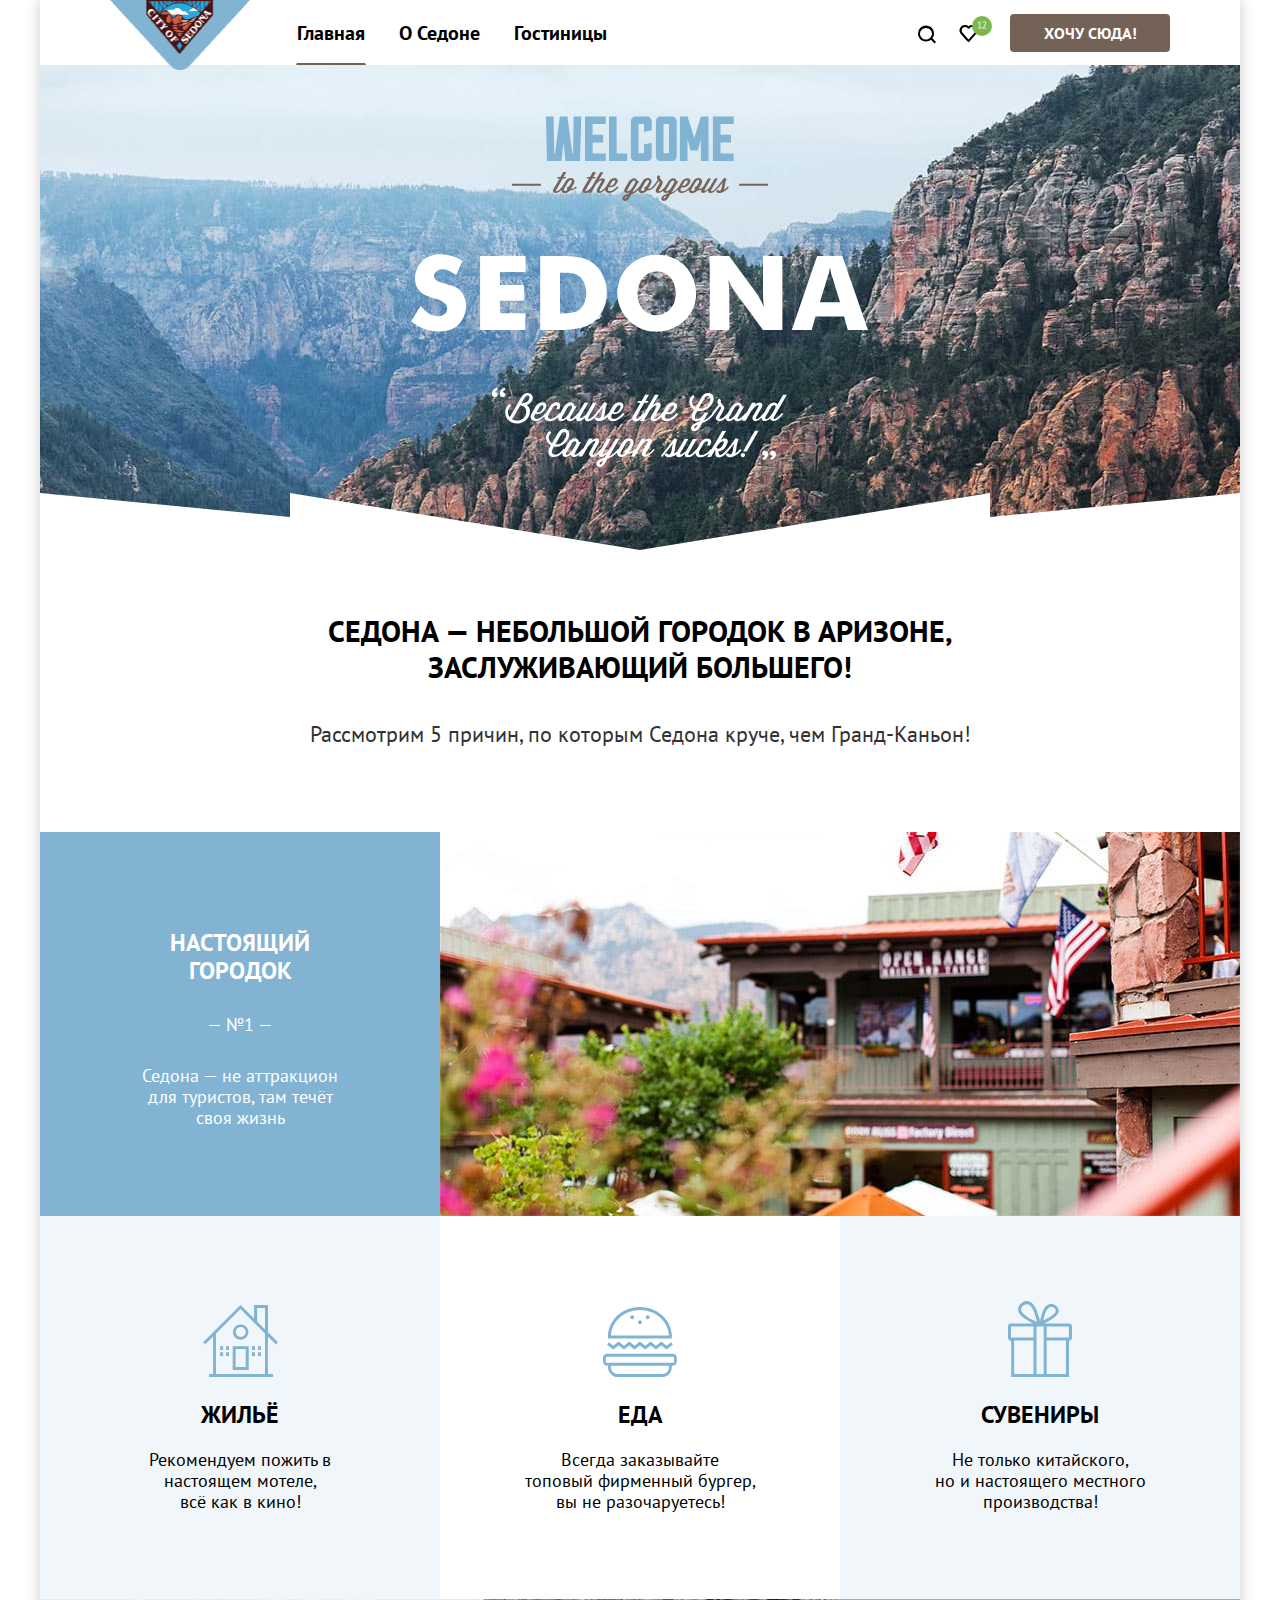
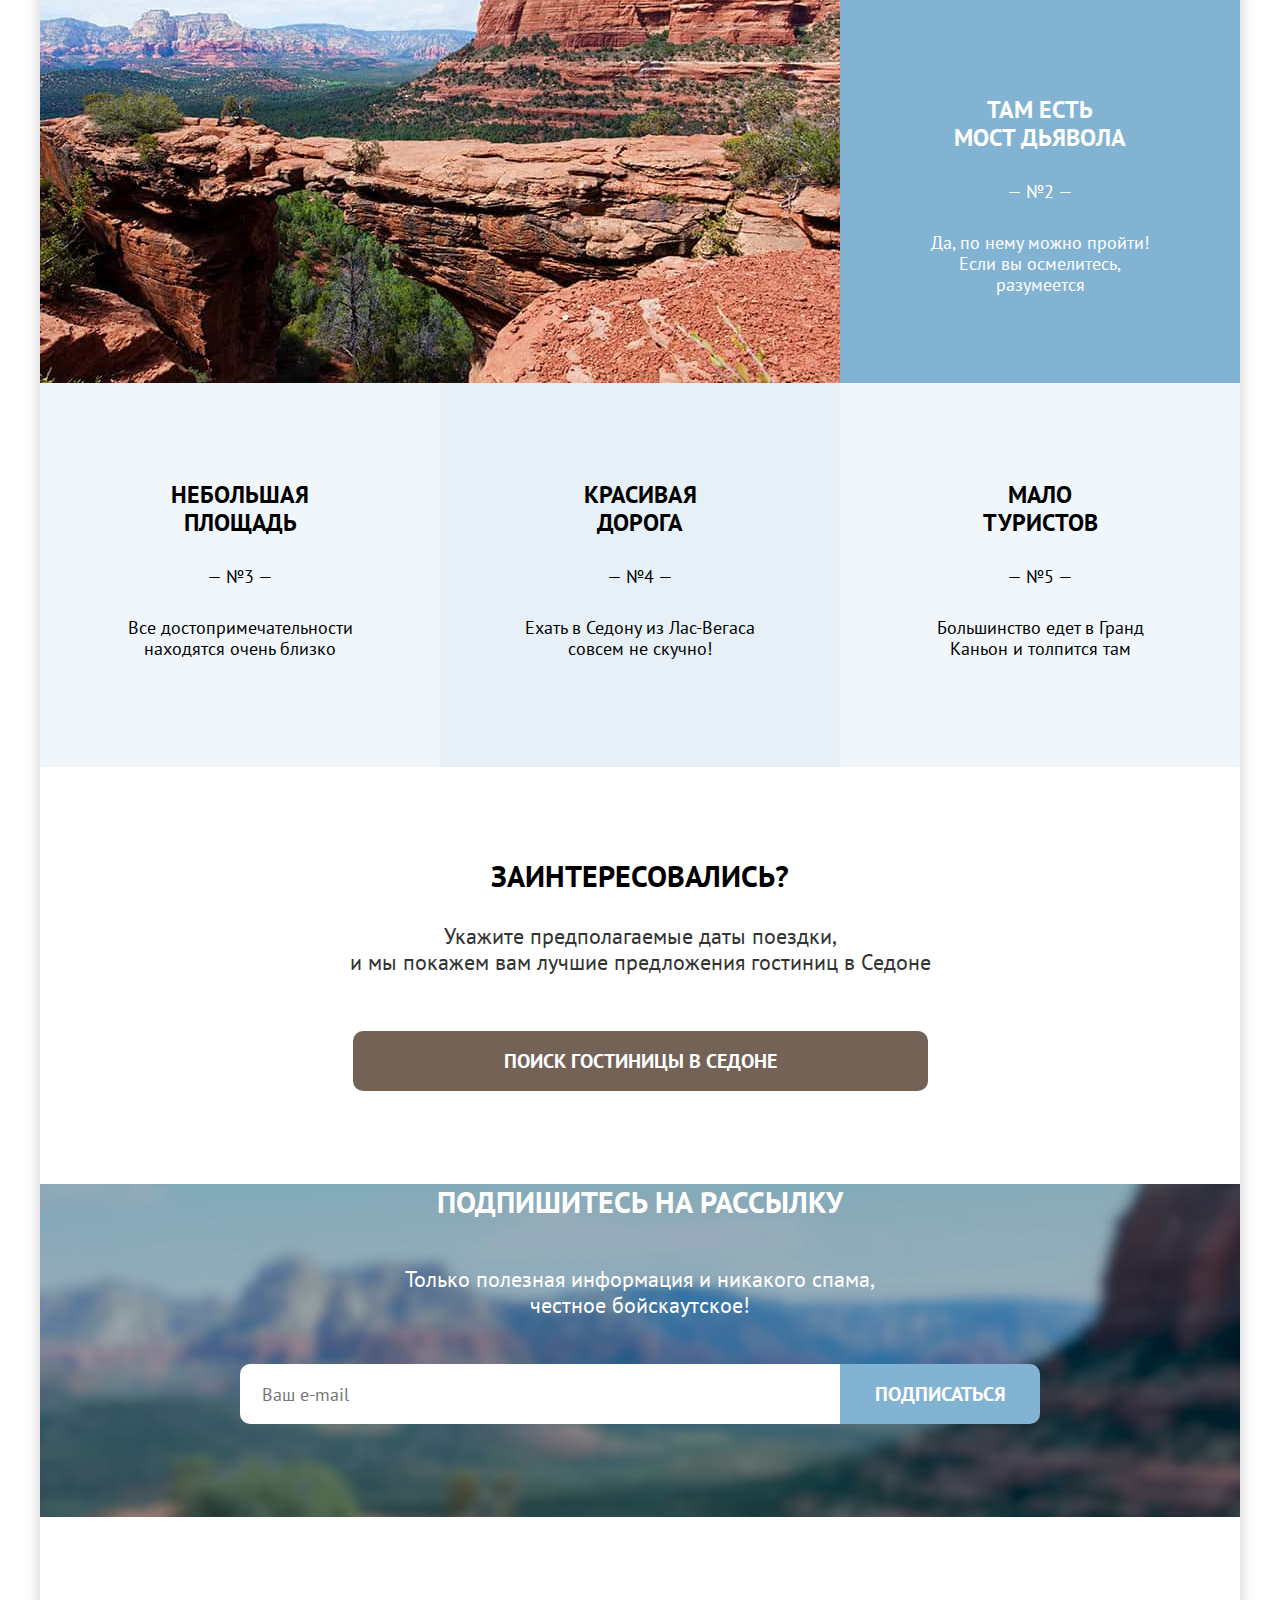
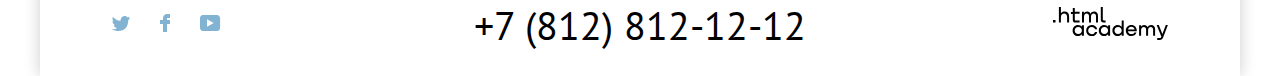
<file: index.html>
<!DOCTYPE html>
<html lang="ru">
<head>
  <meta charset="utf-8">
  <title>HTML Academy: Седона</title>
  <link rel="stylesheet" href="styles/styles.css">
  <link rel="icon" type="image/png" sizes="32x32" href="../images/favicon-32.png">
</head>
<body>
<div class="page-container">
  <header class="page-header">
    <a class="navigation-logo" href="index.html">
      <img src="images/logo.png" height="70" width="139" class="header-logo" alt="Седона">
    </a>
    <div class="navigation-menu">
      <nav class="navigation">
        <ul class="navigation-list">
          <li class="navigation-item index-underline">
            <a href="#" class="navigation-link">Главная</a>
          </li>
          <li class="navigation-item">
            <a href="index.html" class="navigation-link">О Седоне</a>
          </li>
          <li class="navigation-item">
            <a href="catalog.html" class="navigation-link">Гостиницы</a>
          </li>
        </ul>
      </nav>
      <ul class="user-menu">
        <li class="user-menu-item">
          <a href="#" class="user-menu-link">
            <svg class="header-icon" aria-hidden="true" focusable="false" width="20" height="19" viewBox="0 0 20 19"
                 fill="none" xmlns="http://www.w3.org/2000/svg">
              <path
                d="m19.03 17.05-3.71-3.7c1-1.3 1.7-3 1.7-4.9 0-4.4-3.61-8-8.02-8a8.12 8.12 0 0 0-8.03 8.1c0 4.4 3.61 8 8.03 8 1.8 0 3.5-.6 4.91-1.7l3.71 3.7 1.4-1.5ZM9 14.55c-3.31 0-6.02-2.7-6.02-6a6.03 6.03 0 0 1 12.03 0c0 3.3-2.7 6-6.01 6Z"
                fill="#000"/>
            </svg>
            <span class="visually-hidden">Поиск</span>
          </a>
        </li>
        <li class="user-menu-item">
          <a href="#" class="user-menu-link">
            <svg class="header-icon" aria-hidden="true" focusable="false" width="44" height="66" viewBox="0 0 44 66"
                 fill="none" xmlns="http://www.w3.org/2000/svg">
              <path
                d="M20.44 41c-.3 0-.6-.1-.8-.4-5.41-6.1-6.72-7.5-7.02-7.9a5.4 5.4 0 0 1 4.41-8.7c1.3 0 2.51.5 3.51 1.3a5.47 5.47 0 0 1 9.03 4.1c0 1.3-.5 2.5-1.3 3.4l-7.02 7.9c-.2.2-.4.3-.8.3Zm-6.01-9.5c.3.4 3.5 4 6.11 6.9l6.22-7c.5-.5.7-1.2.7-2 0-1.8-1.5-3.3-3.3-3.3-1 0-2.01.5-2.71 1.3-.3.3-.6.4-.9.4-.3 0-.6-.2-.8-.4-.71-.8-1.71-1.3-2.72-1.3-1.8 0-3.3 1.5-3.3 3.3-.1.9.3 1.6.7 2.1-.1 0-.1 0 0 0Z"
                fill="#000"/>
              <rect x="24" y="15" width="20" height="20" rx="10" fill="#7DB54F"/>
              <path
                d="M30.13 26.76h1.4v-4.84l.1-.59-.4.47-1.1.79-.38-.51 2.2-1.7h.36v6.38h1.37v.74h-3.55v-.74Zm7.83-4.67c0 .35-.07.72-.2 1.09a10.88 10.88 0 0 1-1.21 2.21c-.26.35-.52.69-.78 1.01l-.49.43v.04l.64-.11h2.18v.74h-3.98v-.29a33.15 33.15 0 0 0 1.17-1.32 15.09 15.09 0 0 0 1.25-1.83c.18-.32.32-.64.43-.95.1-.31.16-.61.16-.89 0-.33-.1-.6-.28-.81-.19-.22-.47-.33-.85-.33-.25 0-.5.05-.74.16-.24.1-.45.22-.62.35l-.33-.57c.23-.2.51-.36.83-.47.32-.11.66-.17 1.03-.17.29 0 .54.04.76.13a1.5 1.5 0 0 1 .91.9c.08.2.12.43.12.68Z"
                fill="#fff"/>
            </svg>
            <span class="visually-hidden">Избранное</span>
          </a>
        </li>
        <li class="user-menu-item">
          <a href="#" class="user-menu-item header-button">
            Хочу сюда!
          </a>
        </li>
      </ul>
    </div>
  </header>
  <main class="main-index main-container">
    <h1 class="visually-hidden">Город Седона</h1>
    <div class="sedona-welcome-logo">
      <img src="images/welcome.svg" class="welcome-logo" alt="Добро пожаловать в Седону" width="458" height="352">
    </div>
    <p class="sedona-description">Седона — небольшой городок в Аризоне,<br>
      заслуживающий большего!</p>
    <section class="advantages">
      <h2 class="visually-hidden" hidden>Преимущества</h2>
      <p class="sedona-advantages">Рассмотрим 5 причин, по которым Седона круче, чем Гранд-Каньон!</p>
      <ol class="advantages-list">
        <li class="advantages-item advantages-item-big advantage-item-city">
          <div class="advantages-item-photo">
            <div class="white-text big-description-container">
              <h3 class="advantages-title">Настоящий городок</h3>
              <p class="number">— №1 —</p>
              <p class="advantages-description">Седона — не аттракцион для туристов, там течёт своя жизнь</p>
            </div>
            <img class="advantage-photo advantage-photo-1" src="images/advantage1.jpg" width="800" height="384"
                 alt="Городской пейзаж">
          </div>
          <ul class="small-advantages-list">
            <li class="small-advantages-item blue-background">
              <div class="home-icon-container">
                <img class="icon icon-1" src="images/icons/icon-1.svg" height="72" alt="Дом">
                <h4 class="advantages-title icon-advantages-title">Жильё</h4>
                <p class="small-advantages-description">Рекомендуем пожить
                  в настоящем мотеле,<br>
                  всё как в кино!</p>
              </div>
            </li>
            <li class="small-advantages-item white-background">
              <div class="food-icon-container">
                <img class="icon icon-2" src="images/icons/icon-2.svg" height="70" alt="Еда">
                <h4 class="advantages-title icon-advantages-title">Еда</h4>
                <p class="small-advantages-description">Всегда заказывайте<br>
                  топовый фирменный бургер,<br> вы не разочаруетесь!</p>
              </div>
            </li>
            <li class="small-advantages-item blue-background">
              <div class="souvenirs-icon-container">
                <img class="icon icon-3" src="images/icons/icon-3.svg" height="76" alt="Сувениры">
                <h4 class="advantages-title icon-advantages-title">Сувениры</h4>
                <p class="small-advantages-description">Не только китайского,<br>
                  но и настоящего местного<br> производства!</p>
              </div>
            </li>
          </ul>
        </li>
        <li class="advantages-item advantages-item-big advantage-item-bridge">
          <div class="advantages-item-photo">
            <img class="advantage-photo advantage-photo-2" src="images/advantage2.jpg" width="800" height="384"
                 alt="Мост дьявола">
            <div class="white-text big-description-container">
              <h3 class="advantages-title">Там есть<br>
                мост дьявола</h3>
              <p class="number">— №2 —</p>
              <p class="advantages-description">Да, по нему можно пройти! Если вы осмелитесь, разумеется</p>
            </div>
          </div>
        </li>
        <li class="advantages-item blue-background advantage-square">
          <div class="small-description-container">
            <h3 class="advantages-title">Небольшая площадь</h3>
            <p class="number">— №3 —</p>
            <p class="advantages-description">Все достопримечательности находятся очень близко</p>
          </div>
        </li>
        <li class="advantages-item dark-blue-background advantage-road">
          <div class="small-description-container">
            <h3 class="advantages-title">Красивая <br>дорога</h3>
            <p class="number">— №4 —</p>
            <p class="advantages-description">Ехать в Седону из Лас-Вегаса совсем не скучно!</p>
          </div>
        </li>
        <li class="advantages-item blue-background advantage-tourist">
          <div class="small-description-container">
            <h3 class="advantages-title">Мало<br> туристов</h3>
            <p class="number">— №5 —</p>
            <p class="advantages-description">Большинство едет в Гранд Каньон и толпится там</p>
          </div>
        </li>
      </ol>
    </section>
    <section class="search">
      <h2 class="visually-hidden">Поиск гостиницы</h2>
      <p class="search-title">Заинтересовались?</p>
      <p class="search-info">
        Укажите предполагаемые даты поездки,<br>
        и мы покажем вам лучшие предложения гостиниц в Седоне
      </p>
      <a class="search-button" href="#">Поиск гостиницы в Седоне</a>
    </section>
  </main>
  <footer class="page-footer">
    <section class="mailing-list index-mailing-list">
      <h2 class="visually-hidden">Рассылка</h2>
      <p class="subscribe-mailing-list">Подпишитесь на рассылку</p>
      <p class="mailing-list-description">Только полезная информация и никакого спама,
        честное бойскаутское!</p>
      <form class="email-form" action="https://echo.htmlacademy.ru/" method="post">
        <input class="email" type="email" placeholder="Ваш e-mail">
        <button class="button subscribe-button" type="submit">Подписаться</button>
      </form>
    </section>
    <div class="footer-contact-list">
      <ul class="footer-social-list">
        <li class="footer-social-item">
          <a class="footer-social-link" href="https://twitter.com/htmlacademy_ru">
            <svg class="footer-social-icon" aria-hidden="true" focusable="false" width="18" height="15"
                 viewBox="0 0 18 15" fill="none" xmlns="http://www.w3.org/2000/svg">
              <g clip-path="url(#a)">
                <path
                  d="M11.6.2c1.8-.5 3.2.3 3.8 1.2.7-.2 1.4-.5 2.1-.7 0 .9-.6 1.5-.9 1.8.7.1 1.4-.6 1.4-.6-.2 1-1.1 1.8-1.7 2C16.1 10.7 13 15.1 5.7 15h-.5c-.4 0-4.4-.5-5.2-1.9 2.4.2 4.1-.4 5-1.2-1-.3-2.9-.4-3.2-2.9.4.1.6.2 1.3.1C1.8 8.3.4 7.5.5 5.3c.3.3 1.1.5 1.4.5C1.1 5.6-.2 2.5.9.9c1.9 1.9 4 3.6 7.6 3.8C8.7 2.3 9.7.8 11.6.2Z"
                  fill="#83B3D3"/>
              </g>
              <defs>
                <clipPath id="a">
                  <path fill="#fff" d="M0 0h18v15H0z"/>
                </clipPath>
              </defs>
            </svg>
            <span class="visually-hidden">Твиттер</span>
          </a>
        </li>
        <li class="footer-social-item">
          <a class="footer-social-link" href="https://www.facebook.com/htmlacademy">
            <svg class="footer-social-icon" aria-hidden="true" focusable="false" width="10" height="18"
                 viewBox="0 0 10 18" fill="none" xmlns="http://www.w3.org/2000/svg">
              <path d="M7 0C4.8 0 3 1.8 3 4v2H0v4h3v8h4v-8h3V6H7V4h3V0H7Z" fill="#83B3D3"/>
            </svg>
            <span class="visually-hidden">Фейсбук</span>
          </a>
        </li>
        <li class="footer-social-item">
          <a class="footer-social-link" href="https://www.youtube.com/c/HTMLAcademyRUS">
            <svg class="footer-social-icon" aria-hidden="true" focusable="false" xmlns="http://www.w3.org/2000/svg"
                 width="20" height="16" viewBox="0 0 20 16" fill="none">
              <path
                d="M17 0H2.9C1.2 0 0 1.5 0 3.2V12.7C0 14.5 1.2 16 2.9 16H17.2C18.7 16 20.1 14.5 20.1 12.8V3.2C19.9 1.5 18.7 0 17 0ZM7 11.8V4.2L13.7 8L7 11.8Z"
                fill="#83B3D3"/>
            </svg>
            <span class="visually-hidden">Ютуб</span>
          </a>
        </li>
      </ul>
      <a class="footer-contacts-phone" href="tel:+7(812)8121212">+7 (812) 812-12-12</a>
      <a class="htmlacademy-link" href="https://htmlacademy.ru/">
        <svg class="htmlacademy-logo-icon" width="115" height="34" viewBox="0 0 115 34" fill="none"
             xmlns="http://www.w3.org/2000/svg">
          <path
            d="M0 12.9v2.6h2.5v-2.6H0ZM11.6 4.5c-1.6 0-2.8.7-3.6 1.7h-.1V0h-2v15.5h2v-5.3c0-2.1 1.3-3.6 3.3-3.6 1.8 0 2.9 1.4 2.9 3.2v5.7h2V9.4c.1-3-1.8-4.9-4.5-4.9ZM26.6 4.8h-4.8V1.1h-2v3.8h-1.9v2h1.9v6c0 1.7 1 2.7 2.7 2.7h4.1v-2h-3.7c-.7 0-1.1-.4-1.1-1.1V6.8h4.8v-2ZM41.1 4.6c-1.6 0-2.9.8-3.5 2.1h-.1c-.6-1.2-1.8-2.1-3.4-2.1-1.4 0-2.5.8-3.1 1.8h-.1V4.8H29v10.6h2V10c0-2 1-3.5 2.6-3.5 1.5 0 2.4 1 2.4 2.6v6.3h2V9.8c0-2.4 1.4-3.3 2.6-3.3 1.5 0 2.4 1 2.4 2.6v6.3h2V8.9c.1-2.5-1.4-4.3-3.9-4.3ZM47.8 12.7c0 1.7 1 2.7 2.8 2.7h2v-2h-1.7c-.7 0-1.1-.4-1.1-1.1V0h-2v12.7ZM28.9 19.7c-.9-1.1-2.2-1.8-3.9-1.8-3.1 0-5.4 2.3-5.4 5.6s2.3 5.6 5.4 5.6c1.8 0 3-.8 3.8-1.9h.1v1.6h2V18.2h-2v1.5Zm-3.6 7.4c-2.2 0-3.6-1.6-3.6-3.6s1.4-3.6 3.6-3.6 3.6 1.6 3.6 3.6c0 1.9-1.4 3.6-3.6 3.6ZM44.2 22c-.5-2.4-2.6-4.1-5.4-4.1a5.4 5.4 0 0 0-5.6 5.6c0 3.1 2.2 5.6 5.6 5.6 2.8 0 4.9-1.8 5.4-4.2h-2.1a3.4 3.4 0 0 1-3.3 2.3c-2.2 0-3.6-1.6-3.6-3.6s1.4-3.6 3.6-3.6c1.6 0 2.8 1 3.3 2.2h2.1V22ZM55.1 19.7c-.9-1.1-2.2-1.8-3.9-1.8-3.1 0-5.4 2.3-5.4 5.6s2.3 5.6 5.4 5.6c1.8 0 3-.8 3.8-1.9h.1v1.6h2V18.2h-2v1.5Zm-3.6 7.4c-2.2 0-3.6-1.6-3.6-3.6s1.4-3.6 3.6-3.6 3.6 1.6 3.6 3.6c0 1.9-1.5 3.6-3.6 3.6ZM68.7 19.8c-.9-1.1-2.2-1.9-3.9-1.9-3.1 0-5.4 2.3-5.4 5.6s2.2 5.6 5.4 5.6c1.7 0 3-.8 3.8-1.8h.1v1.5h2V13.4h-2v6.4Zm-3.6 7.3c-2.2 0-3.6-1.6-3.6-3.6s1.4-3.6 3.6-3.6 3.6 1.6 3.6 3.6c-.1 2-1.5 3.6-3.6 3.6ZM78.3 17.9c-3.3 0-5.5 2.5-5.5 5.6 0 3 2.1 5.6 5.5 5.6 2.5 0 4.5-1.3 5.2-3.6h-2.1c-.5 1-1.6 1.6-3 1.6-1.9 0-3.3-1.3-3.4-2.9h8.8c.2-3.6-2-6.3-5.5-6.3Zm0 1.9c1.7 0 3 1 3.3 2.6h-6.5c.3-1.5 1.5-2.6 3.2-2.6ZM98.2 17.9c-1.6 0-2.9.8-3.6 2h-.1c-.6-1.2-1.8-2-3.4-2-1.4 0-2.5.7-3.1 1.8v-1.5h-1.9v10.6h2v-5.4c0-2 1-3.4 2.6-3.5 1.5 0 2.4 1 2.4 2.6v6.3h2v-5.6c0-2.4 1.4-3.3 2.6-3.3 1.5 0 2.4 1 2.4 2.6v6.3h2v-6.5c.1-2.6-1.4-4.4-3.9-4.4ZM109.4 27l-3.6-8.9h-2.2l4.8 11.6c-.3.9-.7 1.2-1.7 1.2h-2.5v2h2.5c1.8 0 2.8-.8 3.5-2.6l4.7-12.2h-2.1l-3.4 8.9Z"
            fill="#000"/>
        </svg>
      </a>
    </div>
  </footer>
</div>
<div class="modal-container modal-container-close">
  <div class="modal modal-auth">
    <button class="modal-close-button">
      <span class="visually-hidden">Закрыть</span>
    </button>
    <section class="modal-content">
      <h2 class="modal-title">Поиск гостиницы в Седоне</h2>
      <form class="auth-form" action="https://echo.htmlacademy.ru/" method="post">
        <div class="field-group">
          <label class="input-label" for="arrival-date">Дата заезда:</label>
          <input class="auth-form-field field" id="arrival-date" placeholder="27 апреля 2020">
        </div>
        <p class="incorrect-date">Мы не можем отправить вас в прошлое.</p>
        <div class="field-group">
          <label class="input-label" for="depature-date">Дата выезда:</label>
          <input class="auth-form-field field depature-date-field" id="depature-date" placeholder="1 сентября 2021">
        </div>
        <p class="correct-date">На эти даты есть свободные номера. Пока есть.</p>
        <div class="auth-form-user-options">
          <label class="input-label small-input-label" for="adults">Взрослые:</label>
          <button class="small-input-adults sign-button" type="button"></button>
          <input class="auth-form-field small-form-field" type="number" id="adults" placeholder="2" name="adults">
          <button class="auth-adults sign-button" type="button"></button>
          <label class="input-label small-input-label input-label-children" for="children">Дети:</label>
          <span class="tooltip">
            <button class="tooltip-toggle" type="button" aria-labelledby="tooltip-label">
              <svg xmlns="http://www.w3.org/2000/svg" width="1" height="9" viewBox="0 0 1 9" fill="none">
                <g clip-path="url(#clip0_18711_289)">
                  <path d="M0 9H1L1 3H0L0 9Z" fill="white"/>
                  <path d="M1 0H0V1H1V0Z" fill="white"/>
               </g>
             <defs>
              <clipPath id="clip0_18711_289">
                <rect width="1" height="9" fill="white"/>
              </clipPath>
            </defs>
            </svg>
            </button>
            <span class="tooltip-text" role="tooltip" id="tooltip-label">Укажите количество детей, которые будут с вами, возраст которых от 6 до 18 лет. Дети<br> до 6 лет
            размещаются
            бесплатно.</span>
          </span>
          <button class="small-input-children sign-button" type="button"></button>
          <input class="auth-form-field small-form-field" type="number" placeholder="1" id="children" name="children">
          <button class="auth-children sign-button" type="button"></button>
        </div>
        <button class="button auth-form-button" type="submit">Найти</button>
      </form>
    </section>
  </div>
</div>
</body>
</html>
</file>
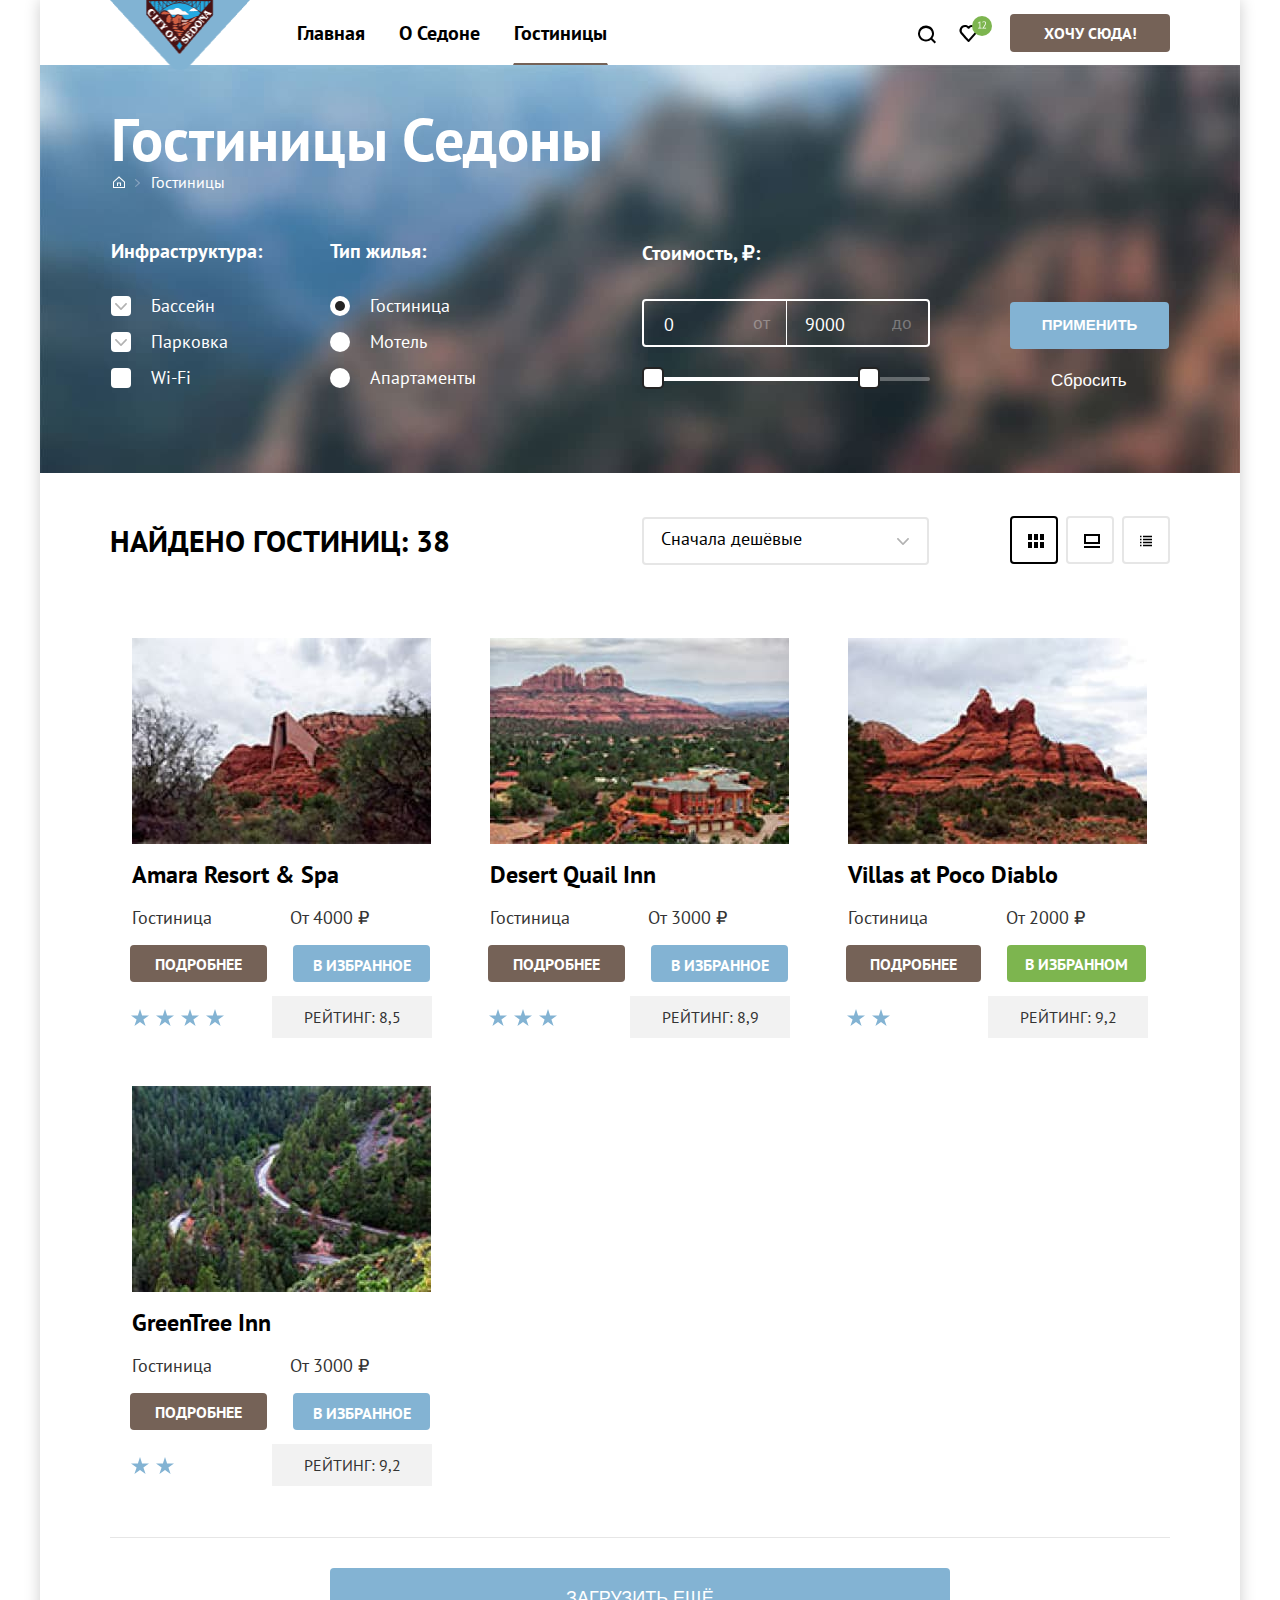
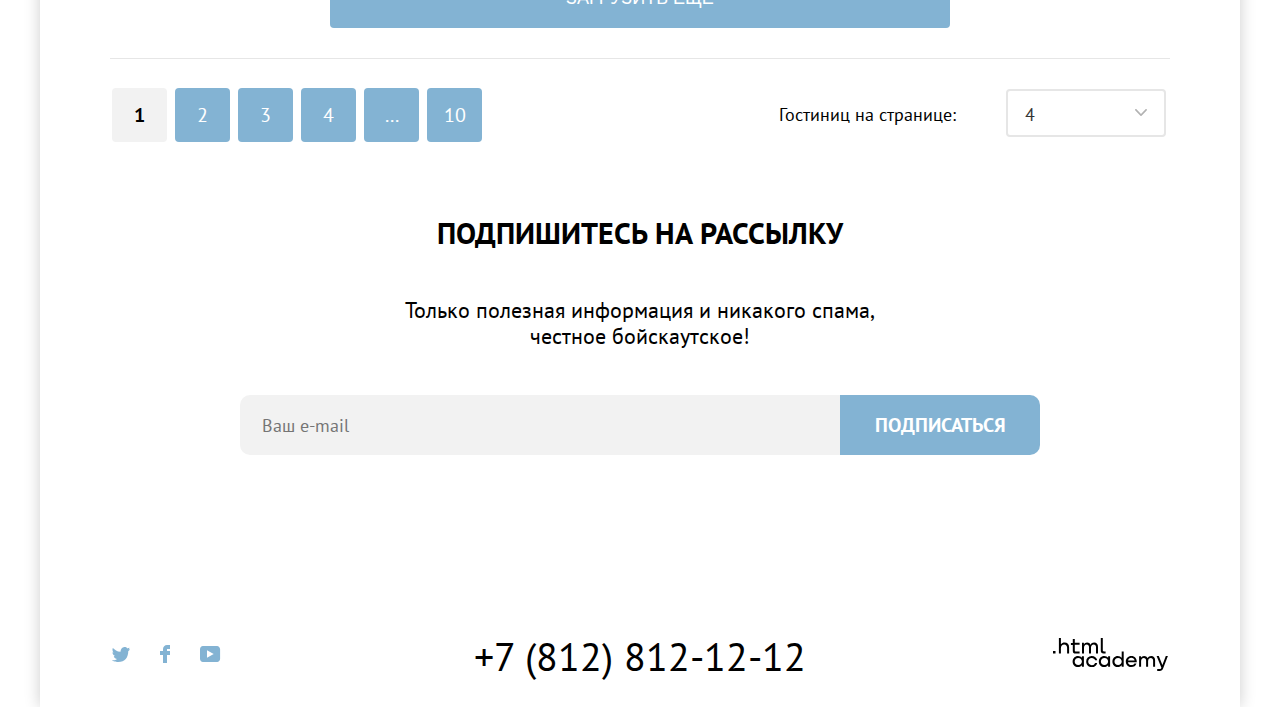
<file: catalog.html>
<!DOCTYPE html>
<html lang="en">
<head>
  <meta charset="UTF-8">
  <title>Каталог</title>
  <link rel="stylesheet" href="styles/styles.css">
  <link rel="icon" type="image/png" sizes="32x32" href="../images/favicon-32.png">
</head>
<body>
<div class="page-container">
  <header class="page-header">
    <a class="navigation-logo" href="index.html">
      <img src="images/logo.png" height="70" width="139" class="header-logo" alt="Седона">
    </a>
    <div class="navigation-menu">
    <nav class="navigation">
      <ul class="navigation-list">
        <li class="navigation-item">
          <a href="index.html" class="navigation-link">Главная</a>
        </li>
        <li class="navigation-item">
          <a href="index.html" class="navigation-link">О Седоне</a>
        </li>
        <li class="navigation-item catalog-underline">
          <a href="catalog.html" class="navigation-link">Гостиницы</a>
        </li>
      </ul>
    </nav>
      <ul class="user-menu">
        <li class="user-menu-item">
          <a href="#" class="user-menu-link">
            <svg class="header-icon" aria-hidden="true" focusable="false" width="20" height="19" viewBox="0 0 20 19" fill="none" xmlns="http://www.w3.org/2000/svg">
              <path d="m19.03 17.05-3.71-3.7c1-1.3 1.7-3 1.7-4.9 0-4.4-3.61-8-8.02-8a8.12 8.12 0 0 0-8.03 8.1c0 4.4 3.61 8 8.03 8 1.8 0 3.5-.6 4.91-1.7l3.71 3.7 1.4-1.5ZM9 14.55c-3.31 0-6.02-2.7-6.02-6a6.03 6.03 0 0 1 12.03 0c0 3.3-2.7 6-6.01 6Z" fill="#000"/>
            </svg>
            <span class="visually-hidden">Поиск</span>
          </a>
        </li>
        <li class="user-menu-item">
          <a href="#" class="user-menu-link">
            <svg class="header-icon" aria-hidden="true" focusable="false" width="44" height="66" viewBox="0 0 44 66" fill="none" xmlns="http://www.w3.org/2000/svg">
              <path d="M20.44 41c-.3 0-.6-.1-.8-.4-5.41-6.1-6.72-7.5-7.02-7.9a5.4 5.4 0 0 1 4.41-8.7c1.3 0 2.51.5 3.51 1.3a5.47 5.47 0 0 1 9.03 4.1c0 1.3-.5 2.5-1.3 3.4l-7.02 7.9c-.2.2-.4.3-.8.3Zm-6.01-9.5c.3.4 3.5 4 6.11 6.9l6.22-7c.5-.5.7-1.2.7-2 0-1.8-1.5-3.3-3.3-3.3-1 0-2.01.5-2.71 1.3-.3.3-.6.4-.9.4-.3 0-.6-.2-.8-.4-.71-.8-1.71-1.3-2.72-1.3-1.8 0-3.3 1.5-3.3 3.3-.1.9.3 1.6.7 2.1-.1 0-.1 0 0 0Z" fill="#000"/>
              <rect x="24" y="15" width="20" height="20" rx="10" fill="#7DB54F"/>
              <path d="M30.13 26.76h1.4v-4.84l.1-.59-.4.47-1.1.79-.38-.51 2.2-1.7h.36v6.38h1.37v.74h-3.55v-.74Zm7.83-4.67c0 .35-.07.72-.2 1.09a10.88 10.88 0 0 1-1.21 2.21c-.26.35-.52.69-.78 1.01l-.49.43v.04l.64-.11h2.18v.74h-3.98v-.29a33.15 33.15 0 0 0 1.17-1.32 15.09 15.09 0 0 0 1.25-1.83c.18-.32.32-.64.43-.95.1-.31.16-.61.16-.89 0-.33-.1-.6-.28-.81-.19-.22-.47-.33-.85-.33-.25 0-.5.05-.74.16-.24.1-.45.22-.62.35l-.33-.57c.23-.2.51-.36.83-.47.32-.11.66-.17 1.03-.17.29 0 .54.04.76.13a1.5 1.5 0 0 1 .91.9c.08.2.12.43.12.68Z" fill="#fff"/>
            </svg>
            <span class="visually-hidden">Избранное</span>
          </a>
        </li>
        <li class="user-menu-item">
          <a href="#" class="user-menu-item header-button">
            Хочу сюда!
          </a>
        </li>
      </ul>
    </div>
  </header>
  <main class="main-inner main-container">
    <header class="inner-header">
        <h1 class="inner-title">
          Гостиницы Седоны
        </h1>
        <ul class="breadcrumbs">
          <li class="breadcrumbs-item to-main-breadcrumbs">
            <a class="breadcrumbs-link main-breadcrumbs-link" href="index.html"></a>
            <svg class="breadcrumbs-icon" width="12" height="12" viewBox="0 0 12 12" fill="none" xmlns="http://www.w3.org/2000/svg">
              <path d="M6 .3 0 5.8V12h12V5.8L6 .3ZM11 11H1V6.2l5-4.5 5 4.5V11Z" fill="#fff"/><path d="M4 10h1V7.5h2V10h1V6.5H4V10Z" fill="#fff"/>
            </svg>
          </li>
          <li class="breadcrumbs-item">
            <a class="breadcrumbs-link breadcrumbs-link-hotel" href="#">Гостиницы</a>
          </li>
        </ul>
        <form class="catalog-filter" action="https://echo.htmlacademy.ru/" method="get">
          <fieldset class="catalog-filter-group catalog-infrastructure">
            <legend class="catalog-filter-title">Инфраструктура:</legend>
            <ul class="catalog-filter-list">
              <li class="catalog-filter-item">
                <label class="control">
                  <input class="control-input control-input-checkbox visually-hidden" type="checkbox" name="swimming-pool" checked>
                  <span class="control-mark"></span>
                  <span class="control-label">Бассейн</span>
                </label>
              </li>
              <li class="catalog-filter-item">
                <label class="control">
                  <input class="control-input control-input-checkbox visually-hidden" type="checkbox" name="parking" checked>
                  <span class="control-mark"></span>
                  <span class="control-label">Парковка</span>
                </label>
              </li>
              <li class="catalog-filter-item">
                <label class="control">
                  <input class="control-input control-input-checkbox visually-hidden" type="checkbox" name="Wi-Fi">
                  <span class="control-mark"></span>
                  <span class="control-label">Wi-Fi</span>
                </label>
              </li>
            </ul>
          </fieldset>
          <fieldset class="catalog-filter-group hotel-type-group">
            <legend class="catalog-filter-title">Тип жилья:</legend>
            <ul class="catalog-filter-list">
              <li class="catalog-filter-item">
                <label class="control">
                  <input class="control-input visually-hidden" type="radio" name="product-group" value="hotel" checked>
                  <span class="control-mark"></span>
                  <span class="control-label">Гостиница</span>
                </label>
              </li>
              <li class="catalog-filter-item">
                <label class="control">
                  <input class="control-input visually-hidden" type="radio" name="product-group" value="motel">
                  <span class="control-mark"></span>
                  <span class="control-label">Мотель</span>
                </label>
              </li>
              <li class="catalog-filter-item">
                <label class="control">
                  <input class="control-input visually-hidden" type="radio" name="product-group" value="apartments">
                  <span class="control-mark"></span>
                  <span class="control-label">Апартаменты</span>
                </label>
              </li>
            </ul>
          </fieldset>
          <fieldset class="price catalog-filter-group">
            <legend class="price-title">Стоимость, ₽:</legend>
            <div class="range">
              <div class="range-wrapper-inputs">
                <label class="catalog-filter-label">
                  <input class="range-input" type="number" value="0" name="min-price">
                  <span class="price-label"> от </span>
                </label>
                <label class="catalog-filter-label">
                  <input class="range-input range-input-max" type="number" value="9000" name="max-price">
                  <span class="price-label"> до</span>
                </label>
              </div>
              <div class="range-scale">
                <div class="range-bar" style="left: 11px; width: 216px;">
                  <button class="range-toggle toggle-min">
                    <span class="visually-hidden">0</span>
                  </button>
                  <button class="range-toggle toggle-max">
                    <span class="visually-hidden">9000</span>
                  </button>
                </div>
              </div>
            </div>
          </fieldset>
          <div class="buttons">
            <button class="button apply-value" type="submit">Применить</button>
            <button class="button reset-value" type="reset">Сбросить</button>
          </div>
        </form>
    </header>
    <div class="hotel-search-container">
      <section class="hotels-catalog">
        <h2 class="visually-hidden" hidden>Каталог отелей</h2>
        <div class="hotels-catalog-filter">
          <p class="number-of-hotels">Найдено гостиниц: 38</p>
          <form method="get" action="https://echo.htmlacademy.ru/" class="hotel-type-filter">
            <select class="select-control" aria-label="Сортировка">
              <option class="select-control-item" value="popular">Сначала дешёвые</option>
              <option class="select-control-item" value="cheap">Сначала популярные</option>
              <option class="select-control-item" value="expensive">Сначала дорогие</option>
            </select>
          </form>
          <ul class="cards-position">
            <li class="cards-position-item">
              <a class="button" href="#">
                <svg class="cards-position-icon" aria-hidden="true" focusable="false" width="16" height="14" viewBox="0 0 16 14" fill="none" xmlns="http://www.w3.org/2000/svg">
                  <path d="M4 0H0v6h4V0ZM16 0h-4v6h4V0ZM10 0H6v6h4V0ZM4 8H0v6h4V8ZM16 8h-4v6h4V8ZM10 8H6v6h4V8Z" fill="#000"/>
                </svg>
                <span class="visually-hidden">Показать карточки</span>
              </a>
            </li>
            <li class="cards-position-item">
              <a class="button" href="#">
                <svg class="cards-position-icon" aria-hidden="true" focusable="false" width="16" height="14" viewBox="0 0 16 14" fill="none" xmlns="http://www.w3.org/2000/svg">
                  <path d="M16 12H0v2h16v-2ZM14 2v6H2V2h12Zm2-2H0v10h16V0Z" fill="#000"/>
                </svg>
                <span class="visually-hidden">Показать карточку</span>
              </a>
            </li>
            <li class="cards-position-item">
              <svg class="cards-position-icon" aria-hidden="true" focusable="false" width="16" height="14" viewBox="0 0 16 14" fill="none" xmlns="http://www.w3.org/2000/svg">
                <path d="M2 0H0v2h2V0ZM16 0H4v2h12V0ZM2 4H0v2h2V4ZM16 4H4v2h12V4ZM2 8H0v2h2V8ZM16 8H4v2h12V8ZM2 12H0v2h2v-2ZM16 12H4v2h12v-2Z" fill="#000"/>
              </svg>
              <a class="button" href="#">
                <span class="visually-hidden">Показать список</span>
              </a>
            </li>
          </ul>
        </div>
        <ul class="hotel-list">
          <li class="hotel-card">
            <a class="hotel-card-link" href="#">
              <img class="hotel-card-image" src="images/hotels/hotel-1.jpg" width="299" height="206"
                   alt="Amara Resort & Spa">
              <h3 class="hotel-card-title">Amara Resort & Spa</h3>
            </a>
            <p class="price-name">
              <span class="price-name-inner">Гостиница</span>
              <span class="price-name-inner price-catalog">От 4000 ₽</span>
            </p>
            <div class="favorites-details">
              <a class="details-card-button button" href="#">Подробнее</a>
              <a class="favorites-button button" href="#">В избранное</a>
            </div>
            <div class="hotel-rating">
              <p class="stars visually-hidden">Количество звезд:4</p>
              <div class="stars-rating">
              <svg class="star-icon" aria-hidden="true" focusable="false" width="18" height="17" viewBox="0 0 18 17" fill="none" xmlns="http://www.w3.org/2000/svg">
                <path d="M9 0L11.1 6.5H18L12.4 10.5L14.6 17L9 13L3.4 17L5.6 10.5L0 6.5H6.9L9 0Z" fill="#83B3D3"/>
              </svg>
              <svg class="star-icon" aria-hidden="true" focusable="false" width="18" height="17" viewBox="0 0 18 17" fill="none" xmlns="http://www.w3.org/2000/svg">
                <path d="M9 0L11.1 6.5H18L12.4 10.5L14.6 17L9 13L3.4 17L5.6 10.5L0 6.5H6.9L9 0Z" fill="#83B3D3"/>
              </svg>
              <svg class="star-icon" aria-hidden="true" focusable="false" width="18" height="17" viewBox="0 0 18 17" fill="none" xmlns="http://www.w3.org/2000/svg">
                <path d="M9 0L11.1 6.5H18L12.4 10.5L14.6 17L9 13L3.4 17L5.6 10.5L0 6.5H6.9L9 0Z" fill="#83B3D3"/>
              </svg>
              <svg class="star-icon" aria-hidden="true" focusable="false" width="18" height="17" viewBox="0 0 18 17" fill="none" xmlns="http://www.w3.org/2000/svg">
                <path d="M9 0L11.1 6.5H18L12.4 10.5L14.6 17L9 13L3.4 17L5.6 10.5L0 6.5H6.9L9 0Z" fill="#83B3D3"/>
              </svg>
            </div>
              <span class="rating-number">Рейтинг: 8,5</span>
            </div>
          </li>
          <li class="hotel-card">
            <a class="hotel-card-link" href="#">
              <img class="hotel-card-image" src="images/hotels/hotel-2.jpg" width="299" height="206"
                   alt="Desert Quail Inn">
              <h3 class="hotel-card-title">Desert Quail Inn</h3>
            </a>
            <p class="price-name">
              <span class="price-name-inner">Гостиница</span>
              <span class="price-name-inner price-catalog">От 3000 ₽</span>
            </p>
            <div class="favorites-details">
              <a class="details-card-button button" href="#">Подробнее</a>
              <a class="favorites-button button" href="#">В избранное</a>
            </div>
            <div class="hotel-rating">
              <p class="stars visually-hidden">Количество звезд:3</p>
              <div class="stars-rating">
              <svg class="star-icon" aria-hidden="true" focusable="false" width="18" height="17" viewBox="0 0 18 17" fill="none" xmlns="http://www.w3.org/2000/svg">
                <path d="M9 0L11.1 6.5H18L12.4 10.5L14.6 17L9 13L3.4 17L5.6 10.5L0 6.5H6.9L9 0Z" fill="#83B3D3"/>
              </svg>
              <svg class="star-icon" aria-hidden="true" focusable="false" width="18" height="17" viewBox="0 0 18 17" fill="none" xmlns="http://www.w3.org/2000/svg">
                <path d="M9 0L11.1 6.5H18L12.4 10.5L14.6 17L9 13L3.4 17L5.6 10.5L0 6.5H6.9L9 0Z" fill="#83B3D3"/>
              </svg>
              <svg  class="star-icon" aria-hidden="true" focusable="false" width="18" height="17" viewBox="0 0 18 17" fill="none" xmlns="http://www.w3.org/2000/svg">
                <path d="M9 0L11.1 6.5H18L12.4 10.5L14.6 17L9 13L3.4 17L5.6 10.5L0 6.5H6.9L9 0Z" fill="#83B3D3"/>
              </svg>
            </div>
              <span class="rating-number">Рейтинг: 8,9</span>
            </div>
          </li>
          <li class="hotel-card">
            <a class="hotel-card-link" href="#">
              <img class="hotel-card-image" src="images/hotels/hotel-3.jpg" width="299" height="206"
                   alt="Villas at Poco Diablo">
              <h3 class="hotel-card-title">Villas at Poco Diablo</h3>
            </a>
            <p class="price-name">
              <span class="price-name-inner">Гостиница</span>
              <span class="price-name-inner price-catalog">От 2000 ₽</span>
            </p>
            <div class="favorites-details">
              <a class="details-card-button button" href="#">Подробнее</a>
              <a class="in-favorites-button button" href="#">В избранном</a>
            </div>
            <div class="hotel-rating">
              <p class="stars visually-hidden">Количество звезд:2</p>
              <div class="stars-rating">
              <svg class="star-icon" aria-hidden="true" focusable="false" width="18" height="17" viewBox="0 0 18 17" fill="none" xmlns="http://www.w3.org/2000/svg">
                <path d="M9 0L11.1 6.5H18L12.4 10.5L14.6 17L9 13L3.4 17L5.6 10.5L0 6.5H6.9L9 0Z" fill="#83B3D3"/>
              </svg>
              <svg class="star-icon" aria-hidden="true" focusable="false" width="18" height="17" viewBox="0 0 18 17" fill="none" xmlns="http://www.w3.org/2000/svg">
                <path d="M9 0L11.1 6.5H18L12.4 10.5L14.6 17L9 13L3.4 17L5.6 10.5L0 6.5H6.9L9 0Z" fill="#83B3D3"/>
              </svg>
              </div>
              <span class="rating-number">Рейтинг: 9,2</span>
            </div>
          </li>
          <li class="hotel-card">
            <a class="hotel-card-link" href="#">
              <img class="hotel-card-image" src="images/hotels/hotel-4.jpg" width="299" height="206"
                   alt="GreenTree Inn">
              <h3 class="hotel-card-title">GreenTree Inn</h3>
            </a>
            <p class="price-name">
              <span class="price-name-inner">Гостиница</span>
              <span class="price-name-inner price-catalog">От 3000 ₽</span>
            </p>
            <div class="favorites-details">
              <a class="details-card-button button" href="#">Подробнее</a>
              <a class="favorites-button button" href="#">В избранное</a>
            </div>
            <div class="hotel-rating">
              <p class="stars visually-hidden">Количество звезд:2</p>
              <div class="stars-rating">
              <svg class="star-icon" aria-hidden="true" focusable="false" width="18" height="17" viewBox="0 0 18 17" fill="none" xmlns="http://www.w3.org/2000/svg">
                <path d="M9 0L11.1 6.5H18L12.4 10.5L14.6 17L9 13L3.4 17L5.6 10.5L0 6.5H6.9L9 0Z" fill="#83B3D3"/>
              </svg>
              <svg class="star-icon" aria-hidden="true" focusable="false" width="18" height="17" viewBox="0 0 18 17" fill="none" xmlns="http://www.w3.org/2000/svg">
                <path d="M9 0L11.1 6.5H18L12.4 10.5L14.6 17L9 13L3.4 17L5.6 10.5L0 6.5H6.9L9 0Z" fill="#83B3D3"/>
              </svg>
            </div>
              <span class="rating-number">Рейтинг: 9,2</span>
            </div>
          </li>
        </ul>
        <div class="download-more">
          <button class="button download-more-button" type="button">Загрузить ещё</button>
        </div>
      </section>
      <div class="pagination-select">
        <ul class="pagination-list">
          <li class="pagination-item pagination-current-item">
            <a class="pagination-link pagination-current">1</a>
          </li>
          <li class="pagination-item">
            <a class="pagination-link pagination-link-number" href="#">2</a>
          </li>
          <li class="pagination-item">
            <a class="pagination-link pagination-link-number" href="#">3</a>
          </li>
          <li class="pagination-item">
            <a class="pagination-link pagination-link-number" href="#">4</a>
          </li>
          <li class="pagination-item">
            <a class="pagination-link pagination-link-number" href="#">...</a>
          </li>
          <li class="pagination-item">
            <a class="pagination-link pagination-link-number" href="#">10</a>
          </li>
        </ul>
        <form action="https://echo.htmlacademy.ru/courses" method="get" class="hotel-number-form">
          <label class="page-hotel">Гостиниц на странице:</label>
          <select name="hotel-number" class="hotel-number">
            <option value="4">4</option>
            <option value="5">5</option>
            <option value="6">6</option>
          </select>
        </form>
      </div>
    </div>
  </main>
  <footer class="page-footer">
    <section class="mailing-list catalog-mailing-list">
      <h2 class="visually-hidden">Рассылка</h2>
      <p class="subscribe-mailing-list">Подпишитесь на рассылку</p>
      <p class="mailing-list-description">Только полезная информация и никакого спама,
        честное бойскаутское!</p>
      <form class="email-form" action="https://echo.htmlacademy.ru/" method="post">
        <input class="email catalog-email" type="email" placeholder="Ваш e-mail">
        <button class="button subscribe-button" type="submit">Подписаться</button>
      </form>
    </section>
    <div class="footer-contact-list">
      <ul class="footer-social-list">
        <li class="footer-social-item">
          <a class="footer-social-link" href="https://twitter.com/htmlacademy_ru">
            <svg class="footer-social-icon" aria-hidden="true" focusable="false" width="18" height="15" viewBox="0 0 18 15" fill="none" xmlns="http://www.w3.org/2000/svg">
              <g clip-path="url(#a)">
                <path
                  d="M11.6.2c1.8-.5 3.2.3 3.8 1.2.7-.2 1.4-.5 2.1-.7 0 .9-.6 1.5-.9 1.8.7.1 1.4-.6 1.4-.6-.2 1-1.1 1.8-1.7 2C16.1 10.7 13 15.1 5.7 15h-.5c-.4 0-4.4-.5-5.2-1.9 2.4.2 4.1-.4 5-1.2-1-.3-2.9-.4-3.2-2.9.4.1.6.2 1.3.1C1.8 8.3.4 7.5.5 5.3c.3.3 1.1.5 1.4.5C1.1 5.6-.2 2.5.9.9c1.9 1.9 4 3.6 7.6 3.8C8.7 2.3 9.7.8 11.6.2Z"
                  fill="#83B3D3"/>
              </g>
              <defs>
                <clipPath id="a">
                  <path fill="#fff" d="M0 0h18v15H0z"/>
                </clipPath>
              </defs>
            </svg>
            <span class="visually-hidden">Твиттер</span>
          </a>
        </li>
        <li class="footer-social-item">
          <a class="footer-social-link" href="https://www.facebook.com/htmlacademy">
            <svg class="footer-social-icon" aria-hidden="true" focusable="false" width="10" height="18" viewBox="0 0 10 18" fill="none" xmlns="http://www.w3.org/2000/svg">
              <path d="M7 0C4.8 0 3 1.8 3 4v2H0v4h3v8h4v-8h3V6H7V4h3V0H7Z" fill="#83B3D3"/>
            </svg>
            <span class="visually-hidden">Фейсбук</span>
          </a>
        </li>
        <li class="footer-social-item">
          <a class="footer-social-link" href="https://www.youtube.com/c/HTMLAcademyRUS">
            <svg class="footer-social-icon" aria-hidden="true" focusable="false" xmlns="http://www.w3.org/2000/svg" width="20" height="16" viewBox="0 0 20 16" fill="none">
              <path
                d="M17 0H2.9C1.2 0 0 1.5 0 3.2V12.7C0 14.5 1.2 16 2.9 16H17.2C18.7 16 20.1 14.5 20.1 12.8V3.2C19.9 1.5 18.7 0 17 0ZM7 11.8V4.2L13.7 8L7 11.8Z"
                fill="#83B3D3"/>
            </svg>
            <span class="visually-hidden">Ютуб</span>
          </a>
        </li>
      </ul>
        <a class="footer-contacts-phone footer-contacts" href="tel:+7(812)8121212">+7 (812) 812-12-12</a>
        <a class="htmlacademy-link" href="https://htmlacademy.ru/">
          <svg class="htmlacademy-logo-icon" aria-hidden="true" focusable="false" width="115" height="34" viewBox="0 0 115 34" fill="none" xmlns="http://www.w3.org/2000/svg">
            <path d="M0 12.9v2.6h2.5v-2.6H0ZM11.6 4.5c-1.6 0-2.8.7-3.6 1.7h-.1V0h-2v15.5h2v-5.3c0-2.1 1.3-3.6 3.3-3.6 1.8 0 2.9 1.4 2.9 3.2v5.7h2V9.4c.1-3-1.8-4.9-4.5-4.9ZM26.6 4.8h-4.8V1.1h-2v3.8h-1.9v2h1.9v6c0 1.7 1 2.7 2.7 2.7h4.1v-2h-3.7c-.7 0-1.1-.4-1.1-1.1V6.8h4.8v-2ZM41.1 4.6c-1.6 0-2.9.8-3.5 2.1h-.1c-.6-1.2-1.8-2.1-3.4-2.1-1.4 0-2.5.8-3.1 1.8h-.1V4.8H29v10.6h2V10c0-2 1-3.5 2.6-3.5 1.5 0 2.4 1 2.4 2.6v6.3h2V9.8c0-2.4 1.4-3.3 2.6-3.3 1.5 0 2.4 1 2.4 2.6v6.3h2V8.9c.1-2.5-1.4-4.3-3.9-4.3ZM47.8 12.7c0 1.7 1 2.7 2.8 2.7h2v-2h-1.7c-.7 0-1.1-.4-1.1-1.1V0h-2v12.7ZM28.9 19.7c-.9-1.1-2.2-1.8-3.9-1.8-3.1 0-5.4 2.3-5.4 5.6s2.3 5.6 5.4 5.6c1.8 0 3-.8 3.8-1.9h.1v1.6h2V18.2h-2v1.5Zm-3.6 7.4c-2.2 0-3.6-1.6-3.6-3.6s1.4-3.6 3.6-3.6 3.6 1.6 3.6 3.6c0 1.9-1.4 3.6-3.6 3.6ZM44.2 22c-.5-2.4-2.6-4.1-5.4-4.1a5.4 5.4 0 0 0-5.6 5.6c0 3.1 2.2 5.6 5.6 5.6 2.8 0 4.9-1.8 5.4-4.2h-2.1a3.4 3.4 0 0 1-3.3 2.3c-2.2 0-3.6-1.6-3.6-3.6s1.4-3.6 3.6-3.6c1.6 0 2.8 1 3.3 2.2h2.1V22ZM55.1 19.7c-.9-1.1-2.2-1.8-3.9-1.8-3.1 0-5.4 2.3-5.4 5.6s2.3 5.6 5.4 5.6c1.8 0 3-.8 3.8-1.9h.1v1.6h2V18.2h-2v1.5Zm-3.6 7.4c-2.2 0-3.6-1.6-3.6-3.6s1.4-3.6 3.6-3.6 3.6 1.6 3.6 3.6c0 1.9-1.5 3.6-3.6 3.6ZM68.7 19.8c-.9-1.1-2.2-1.9-3.9-1.9-3.1 0-5.4 2.3-5.4 5.6s2.2 5.6 5.4 5.6c1.7 0 3-.8 3.8-1.8h.1v1.5h2V13.4h-2v6.4Zm-3.6 7.3c-2.2 0-3.6-1.6-3.6-3.6s1.4-3.6 3.6-3.6 3.6 1.6 3.6 3.6c-.1 2-1.5 3.6-3.6 3.6ZM78.3 17.9c-3.3 0-5.5 2.5-5.5 5.6 0 3 2.1 5.6 5.5 5.6 2.5 0 4.5-1.3 5.2-3.6h-2.1c-.5 1-1.6 1.6-3 1.6-1.9 0-3.3-1.3-3.4-2.9h8.8c.2-3.6-2-6.3-5.5-6.3Zm0 1.9c1.7 0 3 1 3.3 2.6h-6.5c.3-1.5 1.5-2.6 3.2-2.6ZM98.2 17.9c-1.6 0-2.9.8-3.6 2h-.1c-.6-1.2-1.8-2-3.4-2-1.4 0-2.5.7-3.1 1.8v-1.5h-1.9v10.6h2v-5.4c0-2 1-3.4 2.6-3.5 1.5 0 2.4 1 2.4 2.6v6.3h2v-5.6c0-2.4 1.4-3.3 2.6-3.3 1.5 0 2.4 1 2.4 2.6v6.3h2v-6.5c.1-2.6-1.4-4.4-3.9-4.4ZM109.4 27l-3.6-8.9h-2.2l4.8 11.6c-.3.9-.7 1.2-1.7 1.2h-2.5v2h2.5c1.8 0 2.8-.8 3.5-2.6l4.7-12.2h-2.1l-3.4 8.9Z" fill="#000"/>
          </svg>
        </a>
    </div>
  </footer>
</div>
</body>
</html>
</file>
<file: styles/styles.css>
@font-face {
  font-family: "PT Sans";
  font-style: normal;
  font-weight: 400;
  src: url("../fonts/ptsans-400.woff2") format("woff2");
  font-display: swap;
}

@font-face {
  font-family: "PT Sans";
  font-style: normal;
  font-weight: 700;
  src: url("../fonts/ptsans-700.woff2") format("woff2");
  font-display: swap;
}

body {
  margin: 0;
  font-family: "PT Sans", sans-serif;
  font-size: 18px;
  line-height: 21px;
  color: #000000;
}

.visually-hidden {
  position: absolute;
  width: 1px;
  height: 1px;
  margin: -1px;
  border: 0;
  clip: rect(0 0 0 0);
  overflow: hidden;
}

.page-container {
  margin: 0 auto;
  display: flex;
  flex-direction: column;
  width: 1200px;
  min-height: 150vh;
  box-shadow: 0 0 15px rgba(0, 0, 0, 0.2);
}

.page-header {
  display: flex;
  margin: 0;
  padding: 0 70px;
  height: 65px;
}

.navigation-menu {
  display: flex;
  flex-grow: 1;
}

.navigation-list {
  display: flex;
  flex-wrap: wrap;
  list-style: none;
  padding: 1px 16px;
  margin: 0 50px 0 0;
}

.navigation-item {
  margin-right: 32px;
  border: 1px solid transparent;
}

.navigation-item:last-child {
  margin-right: 0;
}

.navigation-link {
  display: block;
  font-size: 20px;
  line-height: 26px;
  font-weight: 700;
  text-decoration: none;
  padding: 18px 0 17px;
  color: #000000;
  position: relative;
}

.navigation-link:hover {
  color: rgba(117, 98, 87, 1);
}

.navigation-link:focus {
  color: rgba(117, 98, 87, 0.3);
}

.navigation-link:active {
  color: rgba(255, 255, 255, 0.3);
}

.index-underline,
.catalog-underline {
  border-bottom: 2px solid #756257;
}

.user-menu {
  display: flex;
  align-items: center;
  flex-wrap: wrap;
  flex: 0 0 auto;
  margin: 0 0 0 auto;
  padding: 0;
  list-style: none;
}

.user-menu-item {
  text-decoration: none;
}

.user-menu .user-menu-link {
  padding: 24px 21px;
  position: relative;
}

.navigation-logo {
  margin: 0;
  margin-right: 30px;
  z-index: 1;
}

.header-icon {
  position: absolute;
  top: -3px;
  right: 0;
  bottom: 0;
  left: 0;
  margin: auto;
}

.user-menu-link:hover path {
  fill: #756257;
}

.user-menu-link:active path{
  fill: #756257;
}

.header-button {
  display: block;
  padding: 7px 15px 7px;
  margin-top: 14px;
  margin-bottom: 19px;
  margin-left: 20px;
  font-weight: bold;
  font-size: 16px;
  width: 160px;
  line-height: 20px;
  text-align: center;
  text-transform: uppercase;
  color: #FFFFFF;
  border: 2px solid transparent;
  border-radius: 4px;
  background-color: #756257;
  box-sizing: border-box;
}

.header-button:hover {
  background-color: #615048;
}

.header-button:active {
  color: #FFFFFF;
  background-color: #615048;
}

.header-button:focus {
  box-shadow: inset 0 0 0 3px #83B3D3;
  outline: none;
}

.header-logo {
  display: block;
  height: 70px;
  width: 140px;
}

.main-container {
  flex-grow: 1;
}

.sedona-welcome-logo {
  padding: 51px 250px 82px;
  background-image: url("../images/divider.svg"), url("../images/index-background.jpg");
  background-repeat: no-repeat;
  background-position: bottom;
  background-size: auto, cover;
}

.welcome-logo {
  display: block;
  margin: 0 auto;
}

.sedona-description {
  padding: 63px 240px 31px;
  margin: 0;
  font-weight: 700;
  font-size: 30px;
  line-height: 36px;
  text-align: center;
  text-transform: uppercase;
  background: #FFFFFF;
}

.sedona-advantages {
  color: #333333;
  font-size: 22px;
  line-height: 36px;
  text-align: center;
  margin: 0 240px 80px;
}

.advantages {
  background: #FFFFFF;
}

.big-description-container {
  padding: 97px 90px 87px;
}

.small-description-container {
  padding: 98px 75px 108px;
}

.food-icon-container {
  padding: 91px 75px 87px;
}

.home-icon-container {
  padding: 89px 75px 87px;
}

.souvenirs-icon-container {
  padding: 85px 75px 87px;
}

.advantages-list {
  list-style: none;
  margin: 0;
  padding: 0;
  text-align: center;
  display: grid;
  grid-template-columns: 1fr 1fr 1fr;
  grid-template-rows: auto auto auto;
}

.advantages-item-photo {
  display: flex;
}

.small-advantages-list {
  display: flex;
  list-style: none;
  padding: 0;
}

.advantages-item,
.small-advantages-item {
  flex-basis: 33%;
  flex-grow: 1;
}

.advantages-item-big {
  flex-basis: 100%;
}

.advantage-item-city {
  grid-area: advantage-item-city;
  grid-column: 1 / 4;
  grid-row: 1 / 2;
}

.advantage-item-bridge {
  grid-area: advantage-item-bridge;
  grid-column: 1 / 4;
  grid-row: 2 / 3;
}

.advantage-square {
  grid-area: advantage-square;
  grid-column: 1 / 2;
  grid-row: 3 / 4;
}

.advantage-road {
  grid-area: advantage-road;
  grid-column: 2 / 3;
  grid-row: 3 / 4;
}

.advantage-tourist {
  grid-area: advantage-tourist;
  grid-column: 3 / 4;
  grid-row: 3 / 4;
}


.advantages-description {
  margin: 30px 0 0;
}

.small-advantages-description {
  margin: 0;
  font-size: 18px;
  line-height: 21px;
}

.number {
  font-size: 18px;
  line-height: 21px;
}

.advantages-title {
  font-weight: bold;
  font-size: 24px;
  line-height: 28px;
  text-transform: uppercase;
  margin: 0;
  margin-bottom: 29px;
}

.icon-advantages-title {
  font-weight: bold;
  font-size: 24px;
  line-height: 28px;
  margin: 20px 0;
}

.blue-background {
  background: rgba(131, 179, 211, 0.12);;
}

.white-background {
  background-color: #FFFFFF;
}

.dark-blue-background {
  background-color: rgba(131, 179, 211, 0.2);
}

.white-text {
  background-color: #83B3D3;
  color: #FFFFFF;
}

.advantage-photo {
  object-fit: cover;
}

.search {
  text-align: center;
  padding: 91px 240px 93px;
}

.search-title {
  font-weight: bold;
  font-size: 30px;
  line-height: 36px;
  text-transform: uppercase;
  margin: 0 0 29px;
}

.search-info {
  font-size: 22px;
  line-height: 26px;
  color: #333333;
  width: 720px;
  margin: 0 0 56px;
}

.search-button {
  display: block;
  background-color: #756257;
  font-weight: 700;
  font-size: 20px;
  line-height: 30px;
  text-align: center;
  text-transform: uppercase;
  color: #FFFFFF;
  text-decoration: none;
  box-sizing: border-box;
  width: 575px;
  border-radius: 10px;
  padding: 15px;
  margin: 0 auto;
}

.search-button:hover {
  background-color: #615048;
}

.search-button:disabled {
  color: rgba(255, 255, 255, 0.3);;
  background-color: #615048;
}

.search-button:focus {
  box-shadow: inset 0 0 0 3px #83B3D3;
  outline: none;
}

.mailing-list {
  padding: 0 200px 93px;
}

.index-mailing-list {
  background-image: url("../images/background-index-footer.jpg");
  background-size: cover;
  background-repeat: no-repeat;
  color: #FFFFFF;
  text-align: center;
}

.subscribe-mailing-list {
  font-weight: 700;
  font-size: 30px;
  line-height: 36px;
  text-transform: uppercase;
  text-align: center;
  margin: 0 0 46px;
  padding: 0;
}

.email-form {
  display: flex;
}

.catalog-email {
  background-color: #F2F2F2;
}

.email {
  box-sizing: border-box;
  width: 600px;
  height: 60px;
  border-radius: 10px 0 0 10px;
  margin: 0;
  padding: 0 0 0 22px;
  font-size: 18px;
  line-height: 26px;
  font-family: "PT Sans", sans-serif;
  border: none;
}

.email:hover {
  background-color: #E5E5E5;
}

.email:focus {
  background-color: #E5E5E5;
  box-shadow: inset 0 0 0 3px #83B3D3;
  outline: none;
}

.email:invalid {
  background-color: #FFFFFF;
  box-shadow: inset 0 0 0 2px #FF5757;
  outline: none;
}

.mailing-list-description {
  font-weight: normal;
  font-size: 22px;
  line-height: 26px;
  text-align: center;
  padding: 0;
  margin: 0 140px 46px;
}

.subscribe-button {
  text-align: center;
  text-transform: uppercase;
  background: #83B3D3;
  border: 0;
  color: #FFFFFF;
  font-family: "PT Sans", sans-serif;
  font-size: 20px;
  line-height: 26px;
  font-weight: 600;
  width: 200px;
  height: 60px;
  border-radius: 0 10px 10px 0;
  margin: 0;
  padding: 0;
}

.subscribe-button:hover {
  background-color: #68A2CA;
}

.subscribe-button:focus {
  background-color: #68A2CA;
  box-shadow: inset 0 0 0 3px #756257;
  outline: none;
}

.subscribe-button:active {
  background-color: #68A2CA;
  color: rgba(255, 255, 255, 1);
}

.footer-social-list {
  display: flex;
  flex-wrap: wrap;
  list-style: none;
  padding: 0;
  margin: 0;
}

.footer-social-item {
  margin-right: 10px;
}

.footer-social-item:last-child {
  margin-right: 0;
}

.footer-social-link {
  display: block;
  align-items: center;
  justify-content: center;
  outline: none;
  box-shadow: inset 0 0 0 3px transparent;
  box-sizing: border-box;
  border-radius: 10px;
  padding: 10px;
}

.footer-social-icon {
  overflow: visible;
}

.footer-social-icon:hover path {
  fill: #68A2CA;
}

.footer-social-link:focus {
  box-shadow: inset 0 0 0 3px #83B3D3;
}

.footer-social-icon:active {
  fill: rgba(104, 162, 202, 1);
}

.footer-contacts-phone {
  display: block;
  text-decoration: none;
  font-size: 40px;
  line-height: 40px;
  text-align: center;
  text-transform: uppercase;
  color: #000000;
  margin-right: auto;
  width: 400px;
  margin-left: 210px;
}

.footer-contacts-phone:hover {
  color: rgba(117, 98, 87, 1);
}

.footer-contacts-phone:focus {
  box-shadow: inset 0 0 0 3px #83B3D3;
  color: rgba(117, 98, 87, 1);
}

.footer-contacts-phone:active {
  color: #756257;
  opacity: 30%;
}

.htmlacademy-logo {
  display: block;
  width: 115px;
}

.htmlacademy-link {
  margin-right: -6px;
  margin-top: 2px;
}

.htmlacademy-logo-icon:hover > path {
  fill: #756257;
}

.htmlacademy-logo-icon:focus > path {
  box-shadow: inset 0 0 0 3px #83B3D3;
  fill: #756257;
}

.htmlacademy-logo-icon:active > path {
  fill: rgba(0, 0, 0, 0.25);
}

.inner-header {
  background-image: url("../images/catalog-background.jpg");
  background-repeat: no-repeat;
  color: #FFFFFF;
  background-size: 100% auto;
  padding: 40px 71px 81px;

}

.inner-title {
  margin: 0;
  font-weight: 700;
  font-size: 60px;
  line-height: 68px;
}

.inner-header-content {
  width: 1060px;
  margin: 0 auto;
  padding-top: 35px;
}

.breadcrumbs {
  position: relative;
  display: flex;
  flex-wrap: wrap;
  margin: 0px 0 42px;
  list-style: none;
  padding: 0;
}

.breadcrumbs-link {
  display: block;
  font-size: 16px;
  line-height: 21px;
  margin: 0;
  color: #FFFFFF;
  text-decoration: none;
}

.breadcrumbs-link:hover {
  color: rgba(255, 255, 255, 0.6)
}

.breadcrumbs-link:focus {
  color: rgba(255, 255, 255, 1);
  box-shadow: inset 0 0 0 3px #83B3D3;
  outline: none;
}

.breadcrumbs-link:active {
  color: rgba(255, 255, 255, 0.3);
}

.to-main-breadcrumbs {
  display: flex;
  align-items: center;
  min-width: 12px;
  min-height: 12px;
  margin-right: 28px;
}

.breadcrumbs-icon {
  margin-left: 2px;
  margin-top: -3px;
}

.breadcrumbs-icon:hover > path {
  fill: rgba(255, 255, 255, 0.6)
}

.breadcrumbs-icon:focus > path {
  fill: rgba(255, 255, 255, 1);
  box-shadow: inset 0 0 0 3px #83B3D3;
  outline: none;
}

.breadcrumbs-icon:active > path {
  fill: rgba(255, 255, 255, 0.3);
}

.breadcrumbs-link-hotel {
  margin-left: -2px;
  margin-top: -1px;
}

.main-breadcrumbs-link::after {
  content: '';
  display: block;
  height: 8px;
  width: 8px;
  background-image: url("../images/arrow.svg");
  background-repeat: no-repeat;
  position: absolute;
  top: 50%;
  transform: translateY(-50%);
  margin-left: 24px;
}

.catalog-filter-group {
  border: none;
  padding: 0;
  margin: 0;
  margin-top: -2px;
}

.catalog-filter-title {
  padding: 0;
  padding-top: 5px;
  padding-bottom: 30px;
  font-weight: bold;
  font-size: 20px;
  line-height: 26px;
}

.input-wrapper {
  border: 1px solid white;
}

.control-input[type="radio"] + .control-mark {
  border-radius: 50%;
}

.control-input[type="radio"]:checked + .control-mark::before {
  position: absolute;
  top: 5px;
  left: 5px;
  width: 10px;
  height: 10px;
  background-color: #242424;
  border-radius: 50%;
  content: "";
}

.control-input[type="checkbox"]:checked + .control-mark::after {
  position: absolute;
  background-image: url("../images/select-arrow.svg");
  background-repeat: no-repeat;
  background-position: center center;
  appearance: none;
  width: 20px;
  height: 20px;
  content: "";
}

.control-label {
  font-size: 18px;
  line-height: 23px;
  font-style: normal;
  font-weight: normal;
  margin-left: 40px;
}

.control-mark:hover {
  background: rgba(255, 255, 255, 0.6);
}

.control-mark:focus {
  background: rgba(255, 255, 255, 0.6);
  outline: 3px solid #83B3D3;
}

.control-mark:active {
  background: rgba(255, 255, 255, 0.3);
}

.control-input[type="radio"]:active + .control-mark {
  border: 3px solid #83B3D3;
}

.range-wrapper-inputs:hover {
  border: 2px solid #FFFFFF;
  opacity: 0.6;
}

.range-wrapper-inputs:focus {
  border: 2px solid #FFFFFF;
  box-sizing: border-box;
  box-shadow: 0 0 0 3px #81B3D2;
}

.range-wrapper-inputs:active {
  background: #756257;
  border: 2px solid #FFFFFF;
}

.price-title {
  margin-bottom: 33px;
  font-weight: bold;
  font-size: 20px;
  line-height: 26px;
  padding-top: 7px;
  padding-left: 0px;
}

.range-wrapper-inputs {
  border: 2px solid #FFFFFF;
  box-sizing: border-box;
  border-radius: 4px;
  display: flex;
  margin-bottom: 30px;
}

.range-input {
  font-size: 18px;
  line-height: 23px;
  width: 44px;
  text-align: center;
  background-color: transparent;
  border: none;

  color: white;
  margin: 0;
  padding: 3px 0 0 3px;
  font-family: "PT sans", sans-serif;
}

.catalog-filter-label:first-child {
  border-right: 1px solid white;
}

.range-input::-webkit-outer-spin-button,
.range-input::-webkit-inner-spin-button {
  appearance: none;
  margin: 0;
}

.catalog-filter-label {
  flex-basis: 50%;
  display: flex;
  justify-content: space-between;
}

.catalog-infrastructure {
  width: 150px;
  margin-right: 65px;
}

.catalog-filter-list {
  list-style: none;
  padding: 0;
  margin: 0;
}

.hotel-type-group {
  min-width: 130px;
  margin-right: 167px;
  margin-left: 3px;
}

.catalog-filter-item {
  padding-bottom: 13px;
}

.catalog-filter-item:last-child {
  padding-bottom: 0;
}

.hotel-number {
  width: 160px;
  height: 48px;
  padding: 13px 98px 11px 17px;
  color: #333333;
  border: 2px solid #E6E6E6;
  box-sizing: border-box;
  border-radius: 4px;
  font: inherit;
  background-color: #ffffff;
  background-image: url("../images/select-arrow.svg");
  background-repeat: no-repeat;
  background-position: right 17px center;
  appearance: none;
}

.control {
  position: relative;
  display: block;
}

.control-input {
  margin-right: 16px;
  background-color: #FFFFFF;
}

.control-input-checkbox {
  margin-right: 19px;
}

.control-mark {
  position: absolute;
  top: 2px;
  left: 0;
  width: 20px;
  height: 20px;
  background-color: white;
  border-radius: 4px;
}

.control:hover .control-mark {
  border-color: #814b18;
}

.control-input:disabled + .control-mark {
  border-color: #242424;
}

.price {
  width: 290px;
}

.buttons {
  width: 160px;
  margin-left: 80px;
}

.hotel-search-container {
  width: 1060px;
  margin: 0 auto;
}

.apply-value {
  font-weight: 700;
  font-size: 15px;
  line-height: 23px;
  text-align: center;
  text-transform: uppercase;
  background-color: #83B3D3;
  color: #FFFFFF;
  width: 100%;
  margin: 0;
  margin-top: 67px;
  margin-bottom: 20px;
  border-radius: 4px;
  border: none;
  padding: 11px 0 13px
}

.apply-value:hover {
  background-color: #68A2CA;
}

.apply-value:focus {
  box-shadow: inset 0 0 0 3px #FFFFFF;
  outline: none;
}

.apply-value:active {
  color: rgba(255, 255, 255, 0.3);
}

.catalog-filter {
  display: flex;
}

.range-scale {
  position: relative;
  height: 4px;
  margin-bottom: 16px;
  background-color: rgba(255,255,255, 0.3);
  border-radius: 2px;
}

.range-bar {
  left: 11px;
  width: 216px;
  position: absolute;
  height: 4px;
  background-color: #FFFFFF;
}

.range-toggle {
  position: absolute;
  width: 22px;
  height: 22px;
  background: #ffffff;
  border: 2px solid #242424;
  border-radius: 5px;
  cursor: pointer;
}

.range-toggle:hover {
  background: #FFFFFF;
}

.range-toggle:focus {
  outline: 3px solid #83B3D3;
  box-shadow: 0 4px 10px rgba(0, 0, 0, 0.25);
}

.range-toggle:active {
  border: 2px solid #83B3D3;
  box-shadow: 0 7px 15px rgba(0, 0, 0, 0.4);
}

.toggle-min {
  top: -10px;
  left: -11px;
}

.toggle-max {
  top: -10px;
  right: -11px;
}

.reset-value {
  color: rgba(255, 255, 255, 1);
  background: transparent;
  border: none;
  font-size: 17px;
  line-height: 23px;
  margin-left: 35px;
  padding: 0 6px;
}

.reset-value:hover {
  color: rgba(255, 255, 255, 0.6);
}

.reset-value:focus {
  box-shadow: inset 0 0 0 3px #83B3D3;
  outline: none;
}

.reset-value:active {
  color: rgba(255, 255, 255, 0.3);
}

.number-of-hotels {
  font-weight: 700;
  font-size: 30px;
  line-height: 39px;
  text-transform: uppercase;
  margin: 0;
  margin-top: 14px;
}

.hotels-catalog-filter {
  display: flex;
  align-items: center;
  margin-top: 6px;
}

.hotel-list {
  list-style: none;
  display: grid;
  grid-template-columns: repeat(3, 1fr);
  row-gap: 8px;
  column-gap: 14px;
  margin: 0;
  padding: 0;
  margin-bottom: 31px;
  margin-top: 36px;
}

.hotel-card {
  padding: 20px;
  box-sizing: border-box;
  width: 340px;
}

.hotel-type-filter {
  display: block;
}

.cards-position {
  display: flex;
  padding: 0;
  margin-top: 32px;
}

.cards-position-icon {
  padding: 16px;
}


.cards-position-item {
  list-style: none;
  display: flex;
  flex-wrap: wrap;
  height: 48px;
  width: 48px;
  border: 2px solid #E6E6E6;
  margin-left: 8px;
  border-radius: 4px;
  box-sizing: border-box;
}

.cards-position-item:hover {
  border: 2px solid #83B3D3;
}

.cards-position-item:focus {
  border: 2px solid #83B3D3;
}

.cards-position-item:active {
  border: 2px solid #000000;
}

.cards-position-item:first-child {
  border: 2px solid #000000;
  border-radius: 4px;
}

.hotel-card-image {
  object-fit: cover;
}

.hotel-card-image:hover {
  opacity: 0.6;
}

.hotel-card-image:focus {
  border: 3px solid #83B3D3;
  box-sizing: border-box;
}

.hotel-card-image:active {
  opacity: 0.3;
}

.select-control {
  margin: 16px 73px 0 192px;
  padding: 7px 3px 13px 17px;
  width: 287px;
  height: 48px;
  border: 2px solid #E6E6E6;
  box-sizing: border-box;
  border-radius: 4px;
  font: inherit;
  background-color: #ffffff;
  background-image: url("../images/select-arrow.svg");
  background-repeat: no-repeat;
  background-position: right 18px center;
  appearance: none;
}

.select-control:hover {
  border: 2px solid #83B3D3;
  box-sizing: border-box;
}

.select-control:focus {
  border: 2px solid #83B3D3;
}

.select-control:active {
  border: 2px solid #E6E6E6;
  color: #E6E6E6;
}


.hotel-card-title {
  font-weight: 700;
  font-size: 24px;
  line-height: 31px;
  margin: 11px 0 3px 2px;
}

.price-name {
  display: flex;
  margin: -8px 0 16px;
  color: #333333;
  font-size: 18px;
  line-height: 23px;
}

.price-name-inner {
  flex-basis: 50%;
  margin-left: 2px;
}

.price-label {
  font-size: 18px;
  line-height: 23px;
  color: #FFFFFF;
  opacity: 0.3;
  margin: 10px 16px 11px 0;
}

.range-input-max {
  padding-left: 16px;
}

.price-catalog {
  margin-left: 18px;
}

.hotel-card-link {
  color: #000000;
  text-decoration: none;
  border: 2px solid transparent;
}

.details-card-button {
  height: 37px;
  display: block;
  font-weight: 700;
  font-size: 16px;
  line-height: 21px;
  text-align: center;
  text-transform: uppercase;
  color: #FFFFFF;
  background-color: #756257;
  text-decoration: none;
  margin-right: 26px;
  box-sizing: border-box;
  border: 2px solid transparent;
  border-radius: 4px;
  padding: 7px 0 0;
  width: 140px;
}

.details-card-button:hover {
  background: #615048;
}

.details-card-button:focus {
  background: #615048;
  box-shadow: inset 0 0 0 3px #83B3D3;
  outline: none;
}

.details-card-button:active {
  background: #615048;
  color: rgba(255, 255, 255, 0.3);
}

.favorites-button {
  font-weight: 700;
  font-size: 16px;
  line-height: 21px;
  text-align: center;
  text-transform: uppercase;
  color: #FFFFFF;
  text-decoration: none;
  background-color: #83B3D3;
  width: 140px;
  padding: 10px 0 0;
  border-radius: 4px;
}

.favorites-button:hover {
  background: #68A2CA;
}

.favorites-button:focus {
  background: #68A2CA;
  box-shadow: inset 0 0 0 3px #756257;
  outline: none;
}

.favorites-button:active {
  background: #68A2CA;
  color: rgba(255, 255, 255, 0.3);
}

.favorites-details {
  display: flex;
  margin-bottom: 16px;
  margin-top: 2px;
}

.stars {
  min-width: 91px;
}

.in-favorites-button {
  display: inline-block;
  font-weight: 700;
  font-size: 16px;
  line-height: 21px;
  text-align: center;
  text-transform: uppercase;
  color: #FFFFFF;
  text-decoration: none;
  background-color: #7DB54F;
  padding: 7px 0 0;
  width: 140px;
  border: 2px solid transparent;
  border-radius: 4px;
}

.in-favorites-button:hover {
  background: #6C9E42;
}

.in-favorites-button:focus {
  background: #6C9E42;
  box-shadow: inset 0 0 0 3px #756257;
  outline: none;
}

.in-favorites-button:active {
  background: #6C9E42;
  color: rgba(255, 255, 255, 0.3);
}

.rating-number {
  display: block;
  font-size: 16px;
  line-height: 21px;
  text-align: center;
  text-transform: uppercase;
  color: #333333;
  background: #F2F2F2;
  width: 160px;
  padding: 11px 0 10px;
  margin-left: auto;
  margin-right: -2px;
}

.hotel-rating {
  display: flex;
  margin-left: 1px;
  margin-top: -2px;
}

.download-more-button {
  font-size: 18px;
  line-height: 26px;
  text-align: center;
  text-transform: uppercase;
  color: #FFFFFF;
  background-color: #83B3D3;
  padding-top: 17px;
  padding-bottom: 17px;
  width: 620px;
  height: 60px;
  border: none;
  border-radius: 4px;
}

.stars-rating {
  display: flex;
  align-items: center;
}

.star-icon {
  margin-right: 7px;
}

.download-more {
  text-align: center;
  border-top: 1px solid #E6E6E6;
  border-bottom: 1px solid #E6E6E6;
  padding: 30px 0;
}

.download-more-button:hover {
  background-color: #68A2CA;
}

.download-more-button:focus {
  background-color: #68A2CA;
  box-shadow: inset 0 0 0 3px #756257;
  outline: none;
}

.download-more-button:active {
  background-color: #68A2CA;
  color: rgba(255, 255, 255, 1);
}

.pagination-select {
  display: flex;
  width: 1056px;
  justify-content: space-between;
  padding-top: 30px;
  padding-bottom: 73px;
  align-items: center;
}

.pagination-link {
  display: block;
  font-size: 20px;
  line-height: 26px;
  text-align: center;
  text-transform: uppercase;
  color: #FFFFFF;
  text-decoration: none;
  background-color: #83B3D3;
  width: 51px;
  margin-right: 8px;
  height: 50px;
  display: flex;
  align-items: center;
  justify-content: center;
  border: 2px solid transparent;
  border-radius: 4px;
}

.pagination-current {
  font-weight: 700;
  font-size: 20px;
  line-height: 26px;
  text-align: center;
  text-transform: uppercase;
  color: #000000;
}


.pagination-link-number:hover {
  background: #68A2CA;
}

.pagination-link-number:focus {
  background: #68A2CA;
  box-shadow: inset 0 0 0 3px #756257;
  outline: none;
}

.pagination-link-number:active {
  background: #68A2CA;
  color: rgba(255, 255, 255, 0);
}

.pagination-current {
  background-color: #F2F2F2;
}

.pagination-list {
  display: flex;
  list-style: none;
  margin: 0;
  padding: 0;
  margin-top: -1px;
  margin-left: 2px;
}

.page-hotel {
  font-size: 18px;
  line-height: 23px;
  margin-right: 45px;
}

.hotel-number-form {
  margin-top: -6px;
}


.catalog-mailing-list {
  background-color: #FFFFFF;
  text-align: center;
}

.page-footer {
  background-color: #FFFFFF;
}

.footer-contact-list {
  width: 1060px;
  margin: 0 auto;
  display: flex;
  padding: 87px 72px 30px 56px;
  align-items: center;
}

.modal-container {
  position: fixed;
  top: 0;
  left: 0;
  display: flex;
  width: 100%;
  height: 100%;
  background-color: rgba(242, 242, 242, 0.8);
  z-index: 100;
}

.modal {
  position: relative;
  margin: auto;
  background-color: #ffffff;
}

.modal-auth {
  max-width: 715px;
  padding: 62px 70px 70px;
  box-shadow: 0 25px 50px rgba(0, 0, 0, 0.15);
  border-radius: 30px;
  box-sizing: border-box;
}

.modal-close-button {
  position: absolute;
  padding: 0;
  top: 55px;
  right: 70px;
  width: 53px;
  height: 53px;
  background-image: url(../images/close.svg);
  background-repeat: no-repeat;
  background-position: center;
  cursor: pointer;
  background-color: #F2F2F2;
  border-radius: 50%;
  border: none;
}

.modal-close-button:hover {
  background-color: #E6E6E6;
}

.modal-close-button:focus {
  box-shadow: inset 0 0 0 1px #83B3D3;
  outline: none;
  background-color: #E6E6E6;
}

.modal-close-button:active {
  fill: #FFFFFF;
  opacity: 0.3;
  background-color: #E6E6E6;
}

.modal-title {
  margin: 0;
  margin-bottom: 62px;
  margin-left: -3px;
  font-size: 30px;
  line-height: 35px;
  font-weight: 600;
  color: #000000;
  text-transform: uppercase;
}

.auth-form-user-options {
  position: relative;
  display: flex;
  margin: 0;
  font-weight: 400;
  margin-bottom: 44px;
}

.auth-form-user-options .control-label {
  font-weight: 400;
}

.auth-form .field {
  width: 420px;
  box-sizing: border-box;
  padding: 1px 15px 0 18px;
  height: 50px;
}

.auth-form-field {
  background: #F2F2F2;
  border-radius: 4px;
  border: none;
  font-weight: bold;
  font-size: 18px;
  line-height: 40px;
  color: #000000;
}

.auth-form-field:hover {
  background-color: #E6E6E6;
}

.auth-form-field:focus {
  box-shadow: inset 0 0 0 1px #83B3D3;
  outline: none;
  background-color: #E6E6E6;
}

.auth-form-field:active {
  box-shadow: inset 0 0 0 1px #000000;
  outline: none;
}

.auth-form-field::placeholder {
  font-family: "PT Sans", sans-serif;
  color: #000000;
  opacity: 1;
}

.small-form-field {
  width: 116px;
  font-size: 18px;
  line-height: 40px;
  color: #000000;
  text-align: center;
  padding: 4px 10px;
  margin: -4px 0 0 3px;
}

.small-form-field:first-of-type {
  margin-right: 70px;
}

.auth-form-button {
  background: #83B3D3;
  border-radius: 10px;
  color: #FFFFFF;
  width: 573px;
  height: 60px;
  font-weight: bold;
  font-size: 20px;
  line-height: 40px;
  border: none;
  text-transform: uppercase;
  padding-left: 4px;
  margin-top: -2px;
}

.auth-form-button:hover {
  background-color: #68A2CA;
}

.auth-form-button:focus {
  box-shadow: inset 0 0 0 1px #756257;
  outline: none;
  background-color: #68A2CA;
}

.auth-form-button:active {
  color: rgba(255, 255, 255, 0.3);
  background-color: #68A2CA;
}

.incorrect-date {
  font-size: 16px;
  color: #FF5757;
  margin: 4px 0 16px 153px
}

.correct-date {
  font-size: 16px;
  color: #333333;
  line-height: 28px;
  margin: 0 0 18px 153px;
}

.auth-form .button + .button {
  margin: 0;
}

.auth-form-register {
  width: 360px;
  color: #000000;
  background-color: #ffffff;
}

.auth-form {
 margin: 0;
}

.field-group {
  margin: 0;
  position: relative;
  display: flex;
  justify-content: space-between;
}

.input-label {
  font-weight: 700;
  font-size: 18px;
  margin-top: 15px;
}

.small-input-label {
  margin-right: 69px;
  margin-top: 10px
}

.field-group::after {
  content: '';
  display: block;
  height: 15px;
  width: 15px;
  background-image: url("../images/date1.svg");
  background-repeat: no-repeat;
  position: absolute;
  top: 17px;
  right: 21px;
}

.small-input {
  margin: 0;
}

.small-input-adults::before {
  position: absolute;
  top: 17px;
  left: 173px;
  width: 12px;
  height: 1px;
  background: #000000;
  opacity: 0.3;
  content: "";
}

.small-input-children::before {
  position: absolute;
  top: 17px;
  right: 105px;
  width: 12px;
  height: 1px;
  background: #000000;
  opacity: 0.3;
  content: "";
}

.small-input-children:hover::before,
.small-input-adults:hover::before {
  opacity: 1;
}

.small-input-children:focus::before,
.small-input-adults:focus::before {
  box-shadow: inset 0 0 0 1px #83B3D3;
  outline: none;
  background: rgba(0, 0, 0, 1);
  opacity: 1;
}

.input-label-children {
  margin-left: -16px;
  margin-right: 50px;
}


.auth-adults::before {
  position: absolute;
  top: 10px;
  left: 260px;
  width: 1px;
  height: 14px;
  background: #000000;
  opacity: 0.3;
  content: "";
}

.auth-adults::after {
  position: absolute;
  top: 17px;
  right: 307px;
  width: 14px;
  height: 1px;
  background: #000000;
  opacity: 0.3;
  content: "";
}


.auth-children::before {
  position: absolute;
  top: 10px;
  width: 1px;
  height: 14px;
  background: #000000;
  opacity: 0.3;
  content: "";
  right: 27px;
}

.auth-children::after {
  position: absolute;
  top: 17px;
  right: 21px;
  width: 14px;
  height: 1px;
  background: #000000;
  opacity: 0.3;
  content: "";
}

.auth-adults:hover::before,
.auth-adults:hover::after,
.auth-children:hover::before,
.auth-children:hover::after {
  opacity: 1;
}

.auth-adults:focus::before,
.auth-adults:focus::after,
.auth-children:focus::before,
.auth-children:focus::after {
  box-shadow: inset 0 0 0 1px #83B3D3;
  outline: none;
  opacity: 1;
}

.auth-adults:active::before,
.auth-adults:active::after,
.auth-children:active::before,
.auth-children:active::after {
  box-shadow: inset 0 0 0 1px #83B3D3;
  outline: none;
}

.small-form-field::-webkit-outer-spin-button,
.small-form-field::-webkit-inner-spin-button {
  appearance: none;
  margin: 0;
}


.tooltip {
  position: absolute;
  margin-top: 7px;
  margin-left: 397px;
  width: 16px;
  height: 16px;
}

.tooltip-toggle {
  border: none;
  padding: 0;
  margin: 0;
  display: block;
  width: 25px;
  height: 25px;
  border-radius: 50%;
  background-color: #83B3D3;
}

.tooltip-text {
  background-color: #242424;
  color: #ffffff;
  font-size: 16px;
  font-weight: normal;
  text-transform: none;
  padding: 20px 18px 18px 22px;
  border-radius: 8px;
  width: 255px;
  box-sizing: border-box;
  position: absolute;
  top: calc(100% + 25px);
  left: -114px;
  z-index: 1;
  display: none;
  min-height: 105px;
  line-height: 20px;
}

.tooltip-toggle:hover + .tooltip-text,
.tooltip-toggle:focus + .tooltip-text {
  display: block;
}

.tooltip-text:after {
  content:'';
  width: 0;
  height: 0;
  border-left: 9px solid transparent;
  border-right: 9px solid transparent;
  border-bottom: 9px solid #242424;
  position:absolute;
  top: -9px;
  right: 50%;
  transform: translateX(50%);
}

.sign-button {
  width: 0;
  height: 0;
  padding: 0;
  border: none;
  cursor: pointer;
}

.modal-container-close {
  display: none;
}
</file>
